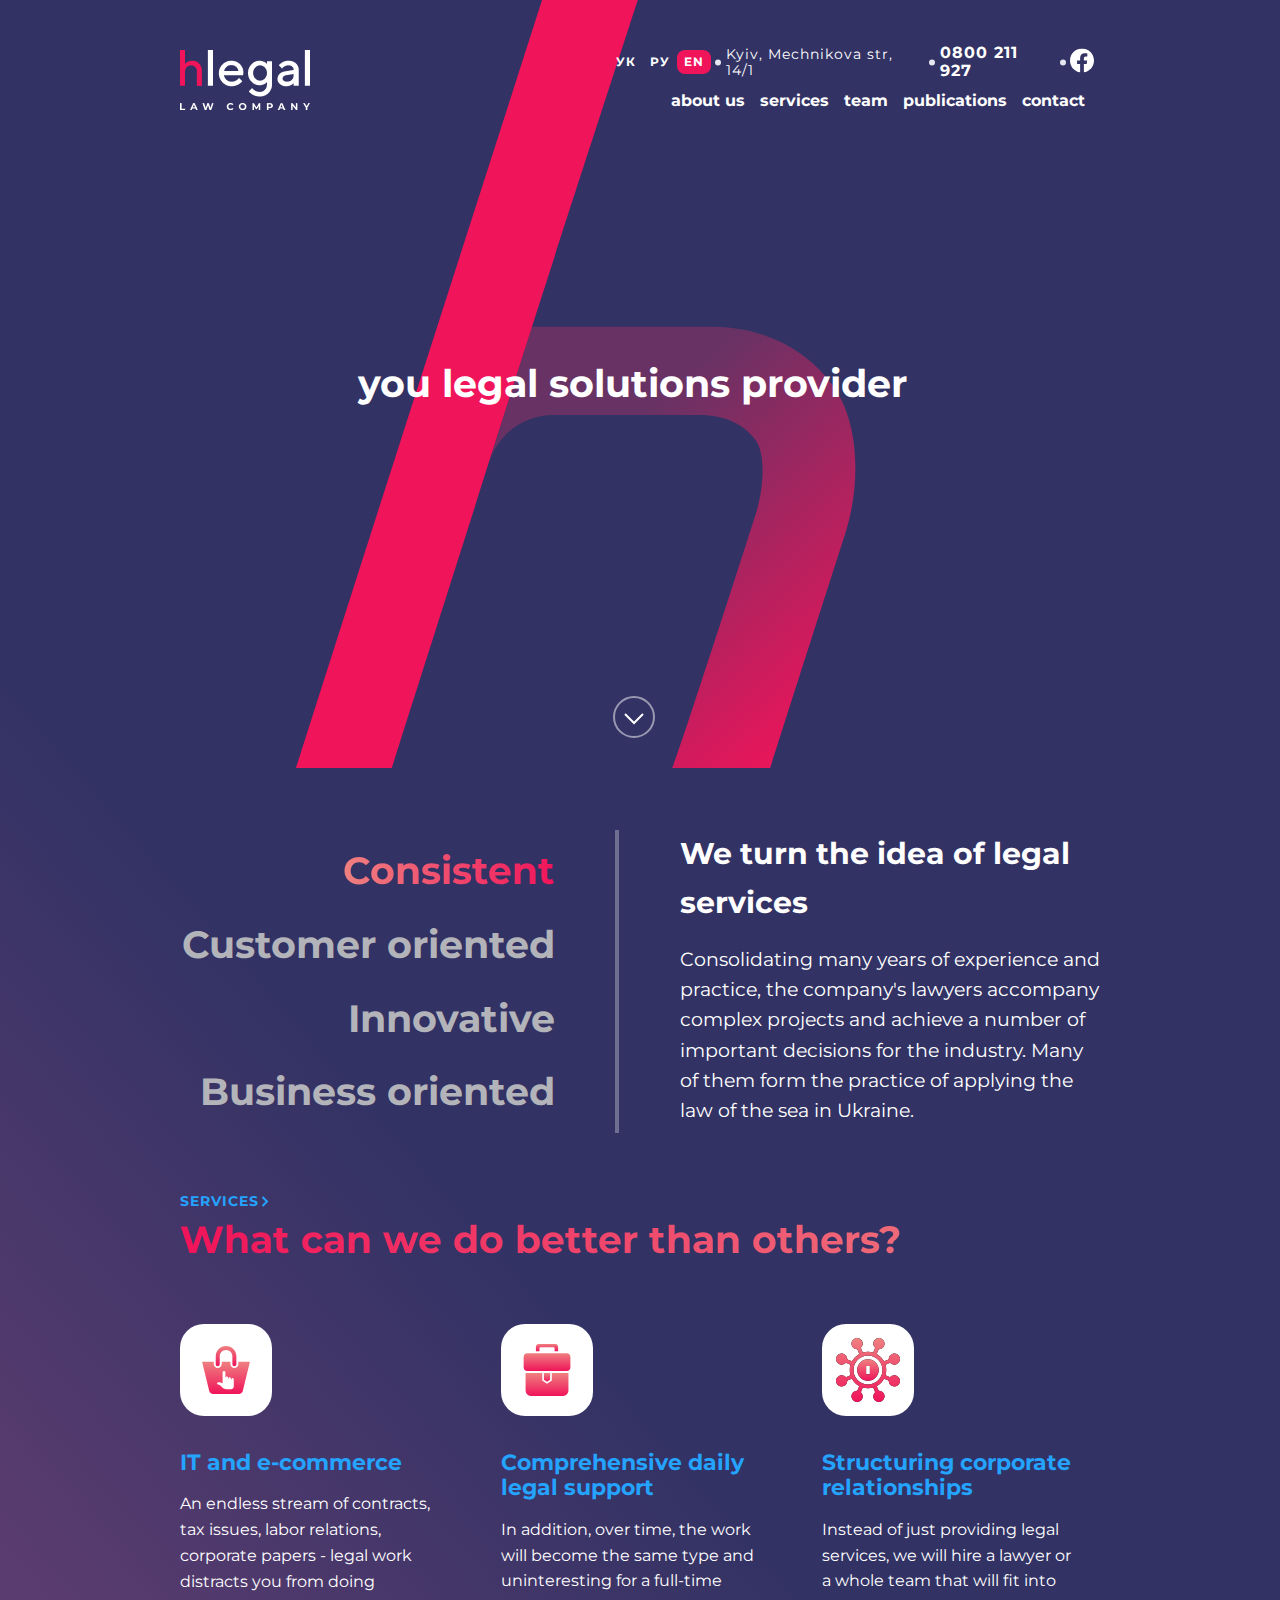
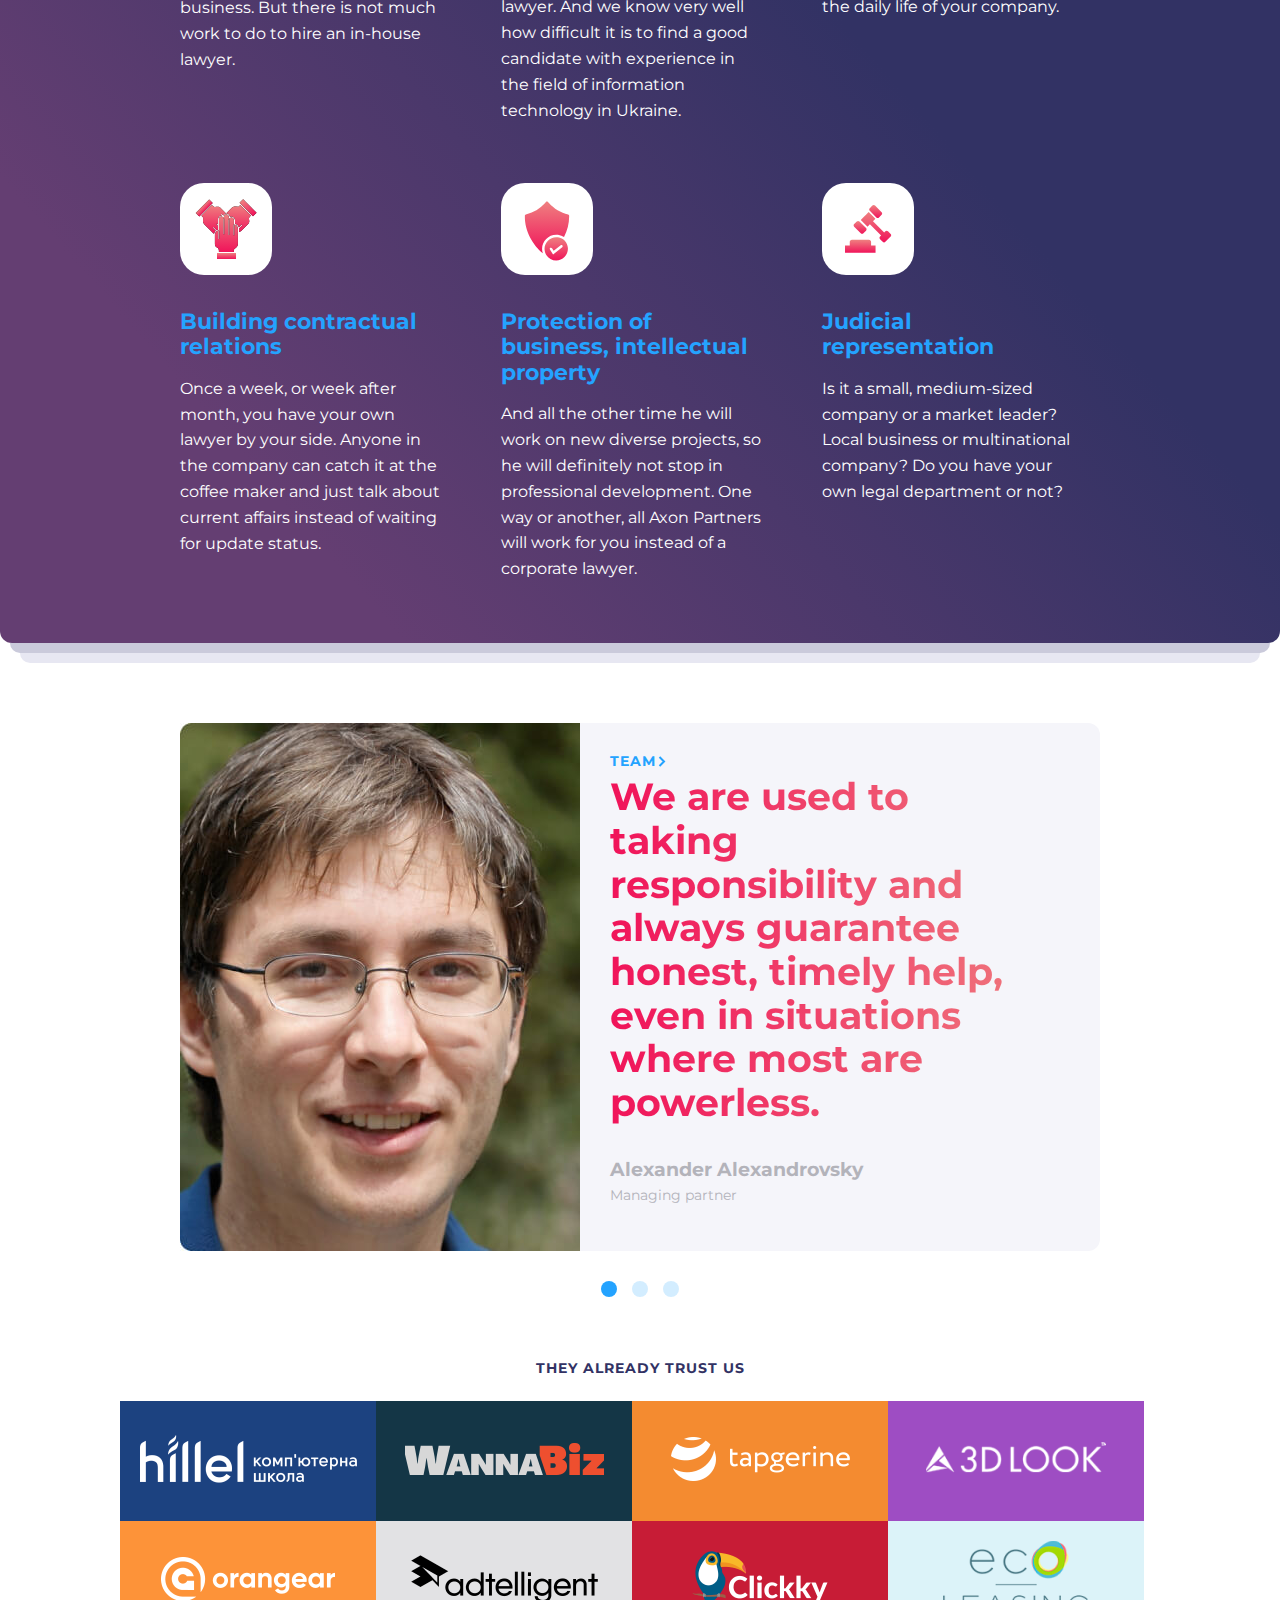
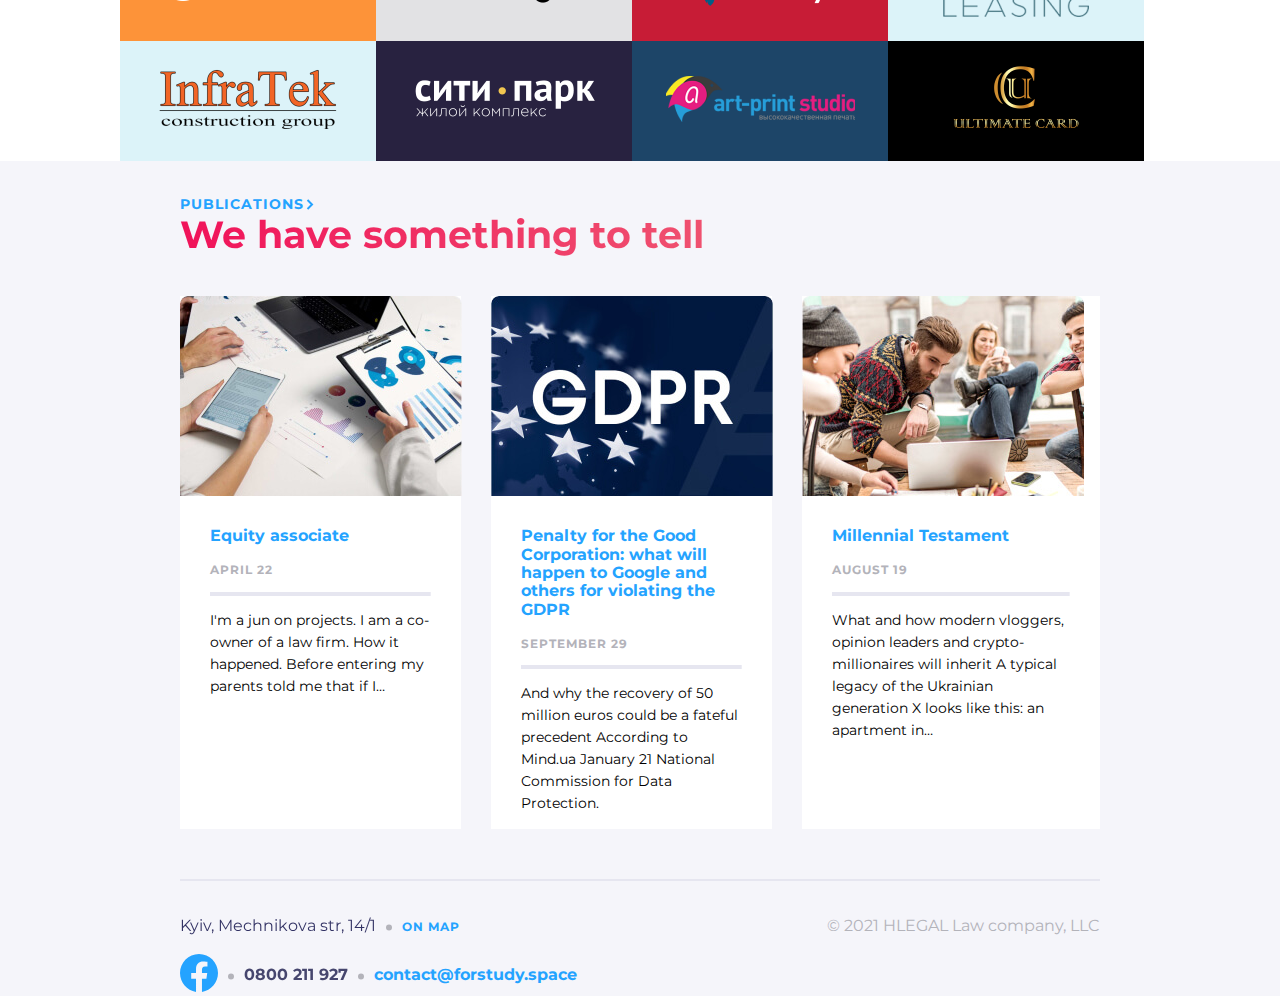
<file: index.html>
<!doctype html>
<html lang="en">
<head>
    <meta charset="UTF-8">
    <meta name="viewport"
          content="width=device-width, user-scalable=no, initial-scale=1.0, maximum-scale=1.0, minimum-scale=1.0">
    <meta http-equiv="X-UA-Compatible"
          content="ie=edge">
    <link rel="stylesheet"
          href="css/style.css">
    <title>Homepage</title>
</head>
<body>
<header class="center header">
    <nav class="nav">
        <a href="index.html"
           class="nav__logo">
            <img class="nav__logo_mobile"
                 src="img/homepage/logo-mobile-homapage.png"
                 alt="hlegal logo">
            <img class="nav__logo_descktop"
                 src="img/homepage/homepage-logo.png"
                 alt="hlegal logo">
        </a>
        <div class="nav__container">
            <img src="img/homepage/homepage-symbol.svg"
                 alt=""
                 class="nav__img-symbol">
            <h1 class="nav__slogan">you legal solutions provider</h1>
            <svg class="nav__scroll-btn"
                 width="42"
                 height="42"
                 viewBox="0 0 42 42"
                 fill="none"
                 xmlns="http://www.w3.org/2000/svg">
                <g clip-path="url(#clip0_22728_11353)">
                    <circle opacity="0.5"
                            cx="21"
                            cy="21"
                            r="20"

                            stroke-width="2"/>
                    <path d="M12 18L21 27L30 18"

                          stroke-width="2"/>
                </g>
                <defs>
                    <clipPath id="clip0_22728_11353">
                        <rect width="42"
                              height="42"
                              fill="white"/>
                    </clipPath>
                </defs>
            </svg>
        </div>
        <ol class="nav__list nav__list-contact">
            <li class="nav__item"><a class="nav__link"
                                     href="#">УК</a></li>
            <li class="nav__item"><a class="nav__link"
                                     href="#">РУ</a></li>
            <li class="nav__item"><a class="nav__link nav__link-active"
                                     href="#">EN</a></li>
            <li class="nav__item">
                <svg xmlns="http://www.w3.org/2000/svg"
                     width="6"
                     height="7"
                     viewBox="0 0 6 7"
                     fill="none">
                    <circle cx="3"
                            cy="3.5"
                            r="3"
                            fill="#E6E6F0"/>
                </svg>
            </li>
            <li class="nav__item"><a class="nav__link"
                                     href="https://maps.app.goo.gl/XzJcU9NAhQN5swus5"
                                     target="_blank">Kyiv, Mechnikova str, 14/1</a>
            </li>
            <li class="nav__item">
                <svg xmlns="http://www.w3.org/2000/svg"
                     width="6"
                     height="7"
                     viewBox="0 0 6 7"
                     fill="none">
                    <circle cx="3"
                            cy="3.5"
                            r="3"
                            fill="#E6E6F0"/>
                </svg>
            </li>
            <li class="nav__item"><a class="nav__link"
                                     href="tel:0800211927">0800 211 927</a></li>
            <li class="nav__item">
                <svg xmlns="http://www.w3.org/2000/svg"
                     width="6"
                     height="7"
                     viewBox="0 0 6 7"
                     fill="none">
                    <circle cx="3"
                            cy="3.5"
                            r="3"
                            fill="#E6E6F0"/>
                </svg>
            </li>
            <li class="nav__item"><a class="nav__link"
                                     href="#">
                <svg class="nav__icon"
                     width="24"
                     height="25"
                     viewBox="0 0 24 25"
                     xmlns="http://www.w3.org/2000/svg">
                    <g clip-path="url(#clip0_123216_740)">
                        <path d="M24 12.5733C24 5.90541 18.6274 0.5 12 0.5C5.37258 0.5 0 5.90541 0 12.5733C0 18.5995 4.38823 23.5943 10.125 24.5V16.0633H7.07813V12.5733H10.125V9.91343C10.125 6.88755 11.9165 5.21615 14.6576 5.21615C15.9705 5.21615 17.3438 5.45195 17.3438 5.45195V8.42313H15.8306C14.3399 8.42313 13.875 9.35379 13.875 10.3086V12.5733H17.2031L16.6711 16.0633H13.875V24.5C19.6118 23.5943 24 18.5995 24 12.5733Z"
                        />
                    </g>
                    <defs>
                        <clipPath id="clip0_123216_740">
                            <rect width="24"
                                  height="24"
                                  transform="translate(0 0.5)"/>
                        </clipPath>
                    </defs>
                </svg>
            </a></li>
        </ol>
        <input type="checkbox"
               name="open_menu"
               id="open_menu"
               hidden
        >
        <ol class="nav__list nav__list-menu">
            <li class="nav__item"><a class="nav__link nav__link_mobile"
                                     href="#">about us</a></li>
            <li class="nav__item"><a class="nav__link nav__link_mobile"
                                     href="pages/services.html">services</a></li>
            <li class="nav__item"><a class="nav__link nav__link_mobile"
                                     href="#">team</a></li>
            <li class="nav__item"><a class="nav__link nav__link_mobile"
                                     href="pages/publications.html">publications</a></li>
            <li class="nav__item"><a class="nav__link nav__link_mobile"
                                     href="#">contact</a></li>
        </ol>
        <label class="nav__menu"
               for="open_menu">
            <span></span>
            <span></span>
            <span></span>
        </label>
    </nav>
    <nav class="menu">
        <ol class="menu__info">
            <li class="menu__item"><a class="menu__link menu__link-active"
                                      href="#">Consistent</a></li>
            <li class="menu__item"><a class="menu__link"
                                      href="#">Customer oriented</a></li>
            <li class="menu__item"><a class="menu__link"
                                      href="#">Innovative</a></li>
            <li class="menu__item"><a class="menu__link"
                                      href="#">Business oriented</a></li>
        </ol>
        <hr class="menu__hr">
        <img class="menu__line"
             src="img/homepage/line.png"
             alt="">
        <div class="menu__container">
            <h2 class="menu__header">We turn the idea of legal services</h2>
            <p class="menu__desc">Consolidating many years of experience and practice, the company's lawyers accompany
                complex projects and achieve a number of important decisions for the industry. Many of them form the
                practice of applying the law of the sea in Ukraine.</p>
        </div>
    </nav>
    <section class="services">
        <div class="services__merge">
            <a class="services__item"
               href="pages/services.html">Services
                <svg class="services__arrow"
                     width="12"
                     height="13"
                     viewBox="0 0 12 13"
                     fill="none"
                     xmlns="http://www.w3.org/2000/svg">
                    <path d="M3.5 2L8 6.5L3.5 11"
                          stroke-width="2"/>
                </svg>
            </a>
        </div>
        <h2 class="services__header">What can we do better than others?</h2>
        <div class="services__container">
            <a href="pages/services-entry.html"><img class="services__img"
                                                     src="img/services-page-icon/ecommerce.svg"
                                                     alt="">
            </a>
            <a class="services__link"
               href="pages/services-entry.html">IT and e-commerce</a>
            <p class="services__desc">An endless stream of contracts, tax issues, labor relations, corporate papers -
                legal
                work distracts you from doing business. But there is not much work to do to hire an in-house lawyer.
            </p>
        </div>
        <div class="services__container">
            <a
                    href="#"><img class="services__img"
                                  src="img/services-page-icon/support.svg"
                                  alt="">
            </a>
            <a class="services__link"
               href="#">Comprehensive daily <br>
                legal support</a>
            <p class="services__desc">In addition, over time, the work will become the same type and uninteresting for a
                full-time lawyer. And we know very well how difficult it is to find a good candidate with experience in
                the field of information technology in Ukraine.
            </p>
        </div>
        <div class="services__container">
            <a href="#"><img class="services__img"
                             src="img/services-page-icon/coprorate.svg"
                             alt="">
            </a>
            <a class="services__link"
               href="#">Structuring corporate relationships</a>
            <p class="services__desc">Instead of just providing legal services, we will hire a lawyer or a whole team
                that
                will fit into the daily life of your company.</p>
        </div>
        <div class="services__container">
            <a href="#"><img class="services__img"
                             src="img/services-page-icon/trust.svg"
                             alt="">
            </a>
            <a class="services__link"
               href="#">Building contractual relations</a>
            <p class="services__desc">Once a week, or week after month, you have your own lawyer by your side. Anyone in
                the company can catch it at the coffee maker and just talk about current affairs instead of waiting for
                update status.</p>
        </div>
        <div class="services__container">
            <a href="#"><img class="services__img"
                             src="img/services-page-icon/protection.svg"
                             alt="">
            </a>
            <a class="services__link"
               href="#">Protection of business, intellectual <br class="services__br"> property</a>
            <p class="services__desc">And all the other time he will work on new diverse projects, so he will definitely
                not stop in professional development. One way or another, all Axon Partners will work for you instead of
                a corporate lawyer.</p>
        </div>
        <div class="services__container">
            <a href="#"><img class="services__img"
                             src="img/services-page-icon/court.svg"
                             alt="">
            </a>
            <a class="services__link"
               href="#">Judicial representation</a>
            <p class="services__desc">Is it a small, medium-sized company or a market leader? Local business or
                multinational company? Do you have your own legal department or not?</p>
        </div>
    </section>
</header>
<main class="main">
    <section class="shadow-dark">
        <br>
    </section>
    <section class="shadow-light">
        <br>
    </section>
    <section class="team center">
        <div class="team__slider">
            <div class="team__content">
                <input type="radio"
                       name="slider"
                       id="slide-1"
                       hidden
                       checked>
                <article class="team__slide ">
                    <div class="team__flex">
                        <img src="img/team/team-1.jpg"
                             alt="Alexander Alexandrovsky"
                             class="team__img_media">
                        <img src="img/team/image.jpg"
                             alt="Alexander Alexandrovsky"
                             class="team__img">
                        <img src="img/team/team-1-height-500.jpg"
                             alt="Alexander Alexandrovsky"
                             class="team__img_mobile">
                        <img src="img/team/team-1-tabled-HD.jpg"
                             alt="Alexander Alexandrovsky"
                             class="team__img_tabled">
                        <img src="img/team/team-1-tabled-SD.jpg"
                             alt="Alexander Alexandrovsky"
                             class="team__img_tabled-sd">
                        <div class="team__container">
                            <div class="team__merge">
                                <a class="team__link"
                                   href="#">Team
                                    <svg class="team__arrow"
                                         width="12"
                                         height="13"
                                         viewBox="0 0 12 13"
                                         fill="none"
                                         xmlns="http://www.w3.org/2000/svg">
                                        <path d="M3.5 2L8 6.5L3.5 11"
                                              stroke-width="2"/>
                                    </svg>
                                </a>
                            </div>
                            <p class="team__header">We are used to <br class="team__br"> taking <br class="team__br">
                                responsibility and always guarantee
                                honest,
                                timely
                                help,
                                even in situations
                                where most are powerless.</p>
                            <h3 class="team__name">Alexander Alexandrovsky</h3>
                            <p class="team__desc">Managing partner</p>
                        </div>
                    </div>
                </article>
                <input type="radio"
                       name="slider"
                       id="slide-2"
                       hidden>
                <article class="team__slide">
                    <div class="team__flex">
                        <img src="img/team/team-2.jpg"
                             alt="Evgeny Patrikov"
                             class="team__img_media">
                        <img src="img/team/team-2.jpg"
                             alt="Evgeny Patrikov"
                             class="team__img">
                        <div class="team__container">
                            <div class="team__merge">
                                <a class="team__link"
                                   href="#">Team
                                    <svg class="team__arrow"
                                         width="12"
                                         height="13"
                                         viewBox="0 0 12 13"
                                         fill="none"
                                         xmlns="http://www.w3.org/2000/svg">
                                        <path d="M3.5 2L8 6.5L3.5 11"
                                              stroke-width="2"/>
                                    </svg>
                                </a>
                            </div>
                            <p class="team__header">We are used to taking responsibility and always guarantee honest,
                                timely
                                help,
                                even in situations
                                where most are powerless.</p>
                            <h3 class="team__name">Evgeny Patrikov</h3>
                            <p class="team__desc">Equity partner, Attorney-at-law</p>
                        </div>
                    </div>
                </article>
                <input type="radio"
                       name="slider"
                       id="slide-3"
                       hidden>
                <article class="team__slide">
                    <div class="team__flex">
                        <img src="img/team/team-3.jpg"
                             alt="Vladislav Melnik"
                             class="team__img_media">
                        <img src="img/team/team-3.jpg"
                             alt="Vladislav Melnik"
                             class="team__img">
                        <div class="team__container">
                            <div class="team__merge">
                                <a class="team__link"
                                   href="#">Team
                                    <svg class="team__arrow"
                                         width="12"
                                         height="13"
                                         viewBox="0 0 12 13"
                                         fill="none"
                                         xmlns="http://www.w3.org/2000/svg">
                                        <path d="M3.5 2L8 6.5L3.5 11"
                                              stroke-width="2"/>
                                    </svg>
                                </a>
                            </div>
                            <p class="team__header">We are used to taking responsibility and always guarantee honest,
                                timely
                                help,
                                even in situations
                                where most are powerless.</p>
                            <h3 class="team__name">Vladislav Melnik</h3>
                            <p class="team__desc">Associate</p>
                        </div>
                    </div>
                </article>
            </div>
            <ol class="team__dots">
                <li class="team__l">
                    <label for="slide-1"
                           class="team__toggle team__toggle-active">
                        1
                    </label>
                </li>
                <li>
                    <label for="slide-2"
                           class="team__toggle">
                        2
                    </label>
                </li>
                <li>
                    <label for="slide-3"
                           class="team__toggle">
                        3
                    </label>
                </li>
            </ol>
        </div>
    </section>
    <section class="clients center">
        <h3 class="clients__header">They already trust us</h3>
        <div class="clients__container">
            <div class="clients__box">
                <a href="#"><img class="clients__img"
                                 src="img/sponsors/hillel.png"
                                 alt=""
                                 width="217"></a>
            </div>
            <div class="clients__box">
                <a href="#"><img class="clients__img"
                                 src="img/sponsors/wannabiz.png"
                                 alt=""
                                 width="199"
                ></a>
            </div>
            <div class="clients__box">
                <a
                        href="#"><img class="clients__img"
                                      src="img/sponsors/tapgerine.png"
                                      alt=""
                                      width="179"
                ></a>
            </div>
            <div class="clients__box">
                <a href="#"><img src="img/sponsors/3dlook.png"
                                 alt=""
                                 width="180"
                                 class="clients__img"
                ></a>
            </div>
            <div class="clients__box">
                <a href="#"><img src="img/sponsors/orangear.png"
                                 alt=""
                                 width="174"
                                 class="clients__img"></a>
            </div>
            <div class="clients__box">
                <a href="#"> <img src="img/sponsors/adtelligent.png"
                                  alt=""
                                  width="187"
                                  class="clients__img"></a>
            </div>
            <div class="clients__box">
                <a href="#"> <img src="img/sponsors/clickky.png"
                                  alt=""
                                  width="138"
                                  class="clients__img"></a>
            </div>
            <div class="clients__box">
                <a href="#"> <img src="img/sponsors/eco-leasing.png"
                                  alt=""
                                  width="146"
                                  class="clients__img"></a>
            </div>
            <div class="clients__box">
                <a href="#"> <img src="img/sponsors/ingratek.png"
                                  alt=""
                                  width="182"
                                  class="clients__img"></a>
            </div>
            <div class="clients__box">
                <a href="#"> <img src="img/sponsors/city-par.png"
                                  alt=""
                                  width="181"
                                  class="clients__img"></a>
            </div>
            <div class="clients__box">
                <a href="#"> <img src="img/sponsors/artprint.png"
                                  alt=""
                                  width="189"
                                  class="clients__img"></a>
            </div>
            <div class="clients__box">
                <a href="#"> <img src="img/sponsors/ultimatecard.png"
                                  alt=""
                                  width="152"
                                  class="clients__img"></a>
            </div>
        </div>
    </section>
    <section class="publications center">
        <div class="publications__merge">
            <a class="publications__item"
               href="#">Publications
                <svg class="publications__arrow"
                     width="12"
                     height="13"
                     viewBox="0 0 12 13"
                     fill="none"
                     xmlns="http://www.w3.org/2000/svg">
                    <path d="M3.5 2L8 6.5L3.5 11"
                          stroke-width="2"/>
                </svg>
            </a>
        </div>
        <p class="publications__header">
            We have something to tell
        </p>
        <div class="publications__container">
            <div class="publications__box">
                <a class="publications__link"
                   href="#">
                    <img class="publications__img_height"
                         src="img/publication/publication-1-height.jpg"
                         alt="">
                    <img class="publications__img"
                         src="img/publication/publication-1.jpg"
                         alt="">
                    <img class="publications__img_small"
                         src="img/publication/publication-1-small.jpg"
                         alt="">
                    <img class="publications__img_tablet"
                         src="img/publication/publication-1-tablet-SD.jpg"
                         alt="">
                    <img class="publications__img_desktop"
                         src="img/publication/publication-1-descktop-SD.jpg"
                         alt="">
                </a>
                <a class="publications__link"
                   href="#">
                    <p class="publications__text">
                        Equity associate
                    </p>
                </a>
                <p class="publications__data">
                    April 22
                </p>
                <img class="publications__line"
                     src="img/publication/horizontal-line.png"
                     alt="">
                <p class="publications__desc">I'm a jun on projects. I am a co-owner of a law firm. How it happened.
                    Before entering my parents
                    told me that if I…
                </p>
            </div>
            <div class="publications__box">
                <a class="publications__link"
                   href="#">
                    <img class="publications__img_height"
                         src="img/publication/publication-2-height.jpg"
                         alt="">
                    <img class="publications__img"
                         src="img/publication/publication-2.jpg"
                         alt="">
                    <img class="publications__img_small"
                         src="img/publication/publication-2-small.jpg"
                         alt="">
                    <img class="publications__img_tablet "
                         src="img/publication/publication-2-tablet-SD.jpg"
                         alt="">
                    <img class="publications__img_desktop"
                         src="img/publication/publication-2-descktop-SD.jpg"
                         alt="">
                </a>
                <a class="publications__link"
                   href="#">
                    <p class="publications__text">
                        Penalty for the Good Corporation: what will happen to Google and others for violating the GDPR
                    </p>
                </a>
                <p class="publications__data">
                    September 29
                </p>
                <img class="publications__line"
                     src="img/publication/horizontal-line.png"
                     alt="">
                <p class="publications__desc">And why the recovery of 50 million euros could be a fateful precedent
                    According to Mind.ua January 21 National Commission for Data Protection.
                </p>
            </div>
            <div class="publications__box">
                <a class="publications__link"
                   href="#">
                    <img class="publications__img_height"
                         src="img/publication/publication-3-heigth.jpg"
                         alt="">
                    <img class="publications__img"
                         src="img/publication/publication-3.jpg"
                         alt="">
                    <img class="publications__img_small"
                         src="img/publication/publication-3-small.jpg"
                         alt="">
                    <img class="publications__img_tablet publications__img_tablet-hidden"
                         src="img/publication/publication-3-tablet-SD.jpg"
                         alt="">
                    <img class="publications__img_mobile "
                         src="img/publication/publication-3-mobile.jpg"
                         alt="">
                    <img class="publications__img_desktop"
                         src="img/publication/publication-3-descktop-SD.jpg"
                         alt="">
                </a>
                <a class="publications__link"
                   href="#">
                    <p class="publications__text">
                        Millennial Testament
                    </p>
                </a>
                <p class="publications__data">
                    August 19
                </p>
                <img class="publications__line"
                     src="img/publication/horizontal-line.png"
                     alt="">
                <p class="publications__desc">What and how modern vloggers, opinion leaders and crypto-millionaires will
                    inherit A typical legacy of the Ukrainian generation X looks like this: an apartment in…
                </p>
            </div>
        </div>
    </section>
</main>
<footer class="center footer">
    <hr class="footer__hl">
    <nav class="footer__nav footer__nav-places">
        <ol class="footer__list footer__list-places">
            <li class="footer__item"><a class="footer__link"
                                        href="https://maps.app.goo.gl/XzJcU9NAhQN5swus5"
                                        target="_blank">Kyiv, Mechnikova str, 14/1</a></li>
            <li class="footer__item">
                <svg class="footer__dots"
                     xmlns="http://www.w3.org/2000/svg"
                     width="6"
                     height="7"
                     viewBox="0 0 6 7">
                    <circle cx="3"
                            cy="3.5"
                            r="3"
                    />
                </svg>
            </li>
            <li class="footer__item"><a class="footer__link"
                                        href="https://maps.app.goo.gl/XzJcU9NAhQN5swus5"
                                        target="_blank">On map</a></li>
        </ol>
        <p class="footer__policy">© 2021 HLEGAL Law company, LLC</p>
    </nav>
    <nav class="footer__nav">
        <ol class="footer__list footer__list-contact">
            <li><a href="#">
                <svg class="footer__socnetwork"
                     width="38"
                     height="38"
                     viewBox="0 0 38 38"
                     xmlns="http://www.w3.org/2000/svg">
                    <g clip-path="url(#clip0_22721_6812)">
                        <path d="M38 19.1161C38 8.55857 29.4934 0 19 0C8.50658 0 0 8.55857 0 19.1161C0 28.6575 6.94803 36.5659 16.0312 38V24.6419H11.207V19.1161H16.0312V14.9046C16.0312 10.1136 18.8678 7.46723 23.2078 7.46723C25.2866 7.46723 27.4609 7.84059 27.4609 7.84059V12.545H25.0651C22.7048 12.545 21.9688 14.0185 21.9688 15.5302V19.1161H27.2383L26.3959 24.6419H21.9688V38C31.052 36.5659 38 28.6575 38 19.1161Z"
                        />
                    </g>
                    <defs>
                        <clipPath id="clip0_22721_6812">
                            <rect width="38"
                                  height="38"
                                  fill="white"/>
                        </clipPath>
                    </defs>
                </svg>
            </a></li>
            <li>
                <svg class="footer__dots"
                     xmlns="http://www.w3.org/2000/svg"
                     width="6"
                     height="7"
                     viewBox="0 0 6 7">
                    <circle cx="3"
                            cy="3.5"
                            r="3"
                    />
                </svg>
            </li>
            <li><a href="tel:0800211927">0800 211 927</a></li>
            <li>
                <svg class="footer__dots"
                     xmlns="http://www.w3.org/2000/svg"
                     width="6"
                     height="7"
                     viewBox="0 0 6 7"
                >
                    <circle cx="3"
                            cy="3.5"
                            r="3"
                    />
                </svg>
            </li>
            <li><a href="#">contact@forstudy.space</a></li>
        </ol>
    </nav>
    <p class="footer__policy footer__policy_mobile">© 2021 HLEGAL Law company, LLC</p>
</footer>
</body>
</html>
</file>
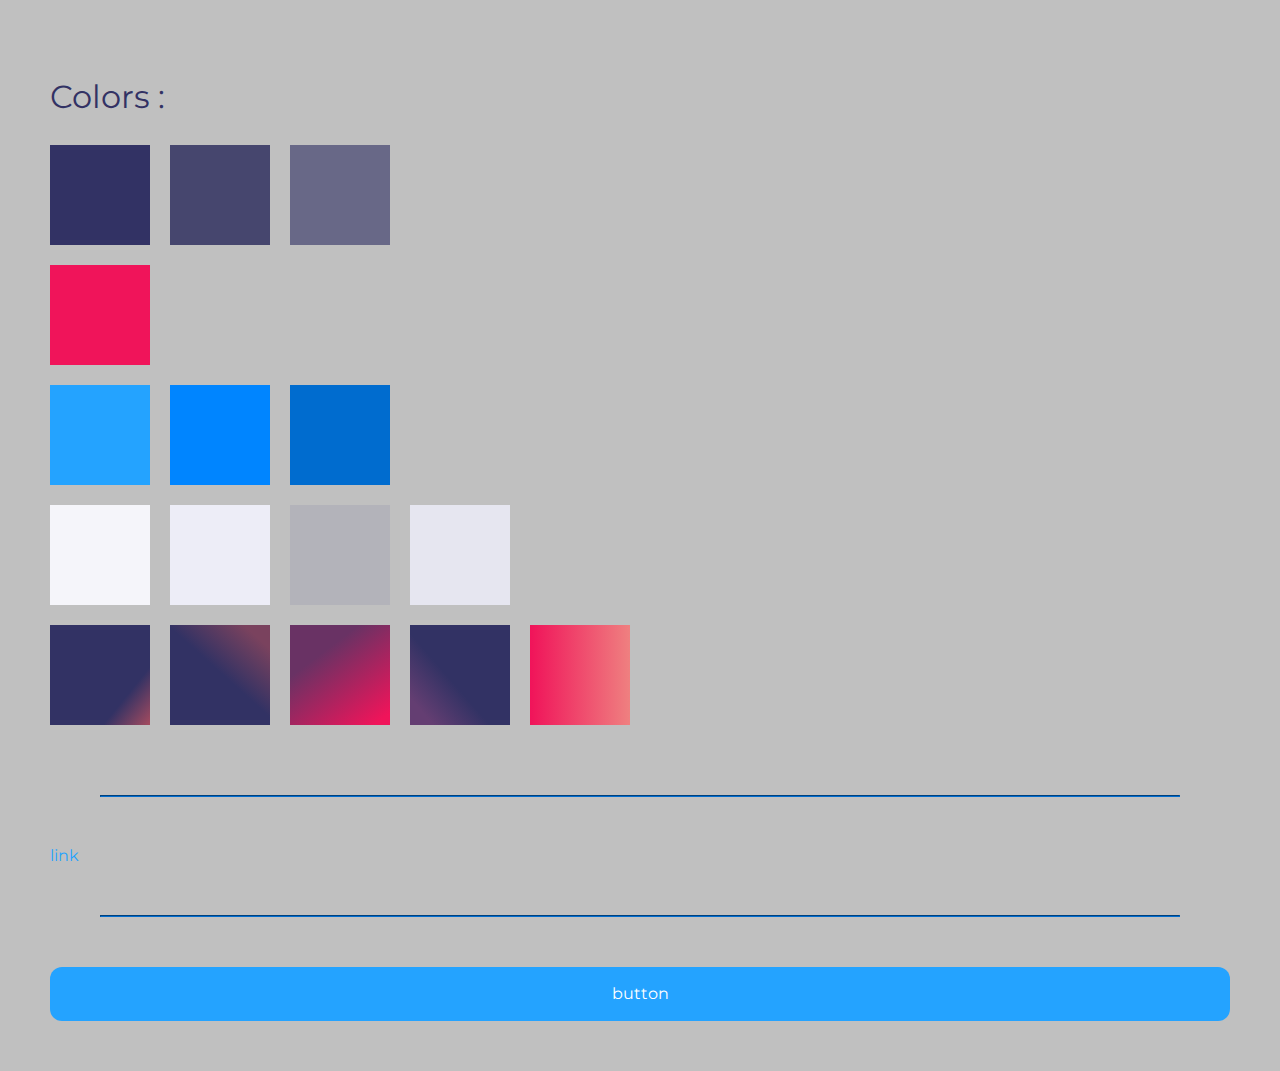
<file: sitemap.html>
<!doctype html>
<html lang="en">
<head>
    <meta charset="UTF-8">
    <meta name="viewport"
          content="width=device-width, user-scalable=no, initial-scale=1.0, maximum-scale=1.0, minimum-scale=1.0">
    <meta http-equiv="X-UA-Compatible"
          content="ie=edge">
    <link rel="stylesheet"
          href="css/style.css">
    <title>Colors, fonts and assets</title>
</head>
<body class="sitemap-body">
<h1>Colors :</h1>
<div class="sitemap-flex">
    <div class="sitemap-box"
         title="--main-regular"></div>
    <div class="sitemap-box"
         title="--main-alt"></div>
    <div class="sitemap-box"
         title="--main-soft"></div>
</div>
<div class="sitemap-flex">
    <div class="sitemap-box"
         title="--accent"></div>
</div>
<div class="sitemap-flex">
    <div class="sitemap-box"
         title="--active-regular"></div>
    <div class="sitemap-box"
         title="--active-hover"></div>
    <div class="sitemap-box"
         title="--active-active"></div>
</div>
<div class="sitemap-flex">
    <div class="sitemap-box"
         title="--grey-bg"></div>
    <div class="sitemap-box"
         title="--grey-bg-alt"></div>
    <div class="sitemap-box"
         title="--grey-text"></div>
    <div class="sitemap-box"
         title="--grey-separator"></div>
</div>
<div class="sitemap-flex">
    <div class="sitemap-box"
         title="--gradient-regular"></div>
    <div class="sitemap-box"
         title="--gradient-soft"></div>
    <div class="sitemap-box"
         title="--gradient-red"></div>
    <div class="sitemap-box"
         title="--gradient-supersoft"></div>
    <div class="sitemap-box"
         title="--gradient-red-text"></div>
</div>
<hr>
<a href="#">link</a>
<hr>
<button class="btn">button</button>
</body>
</html>
</file>
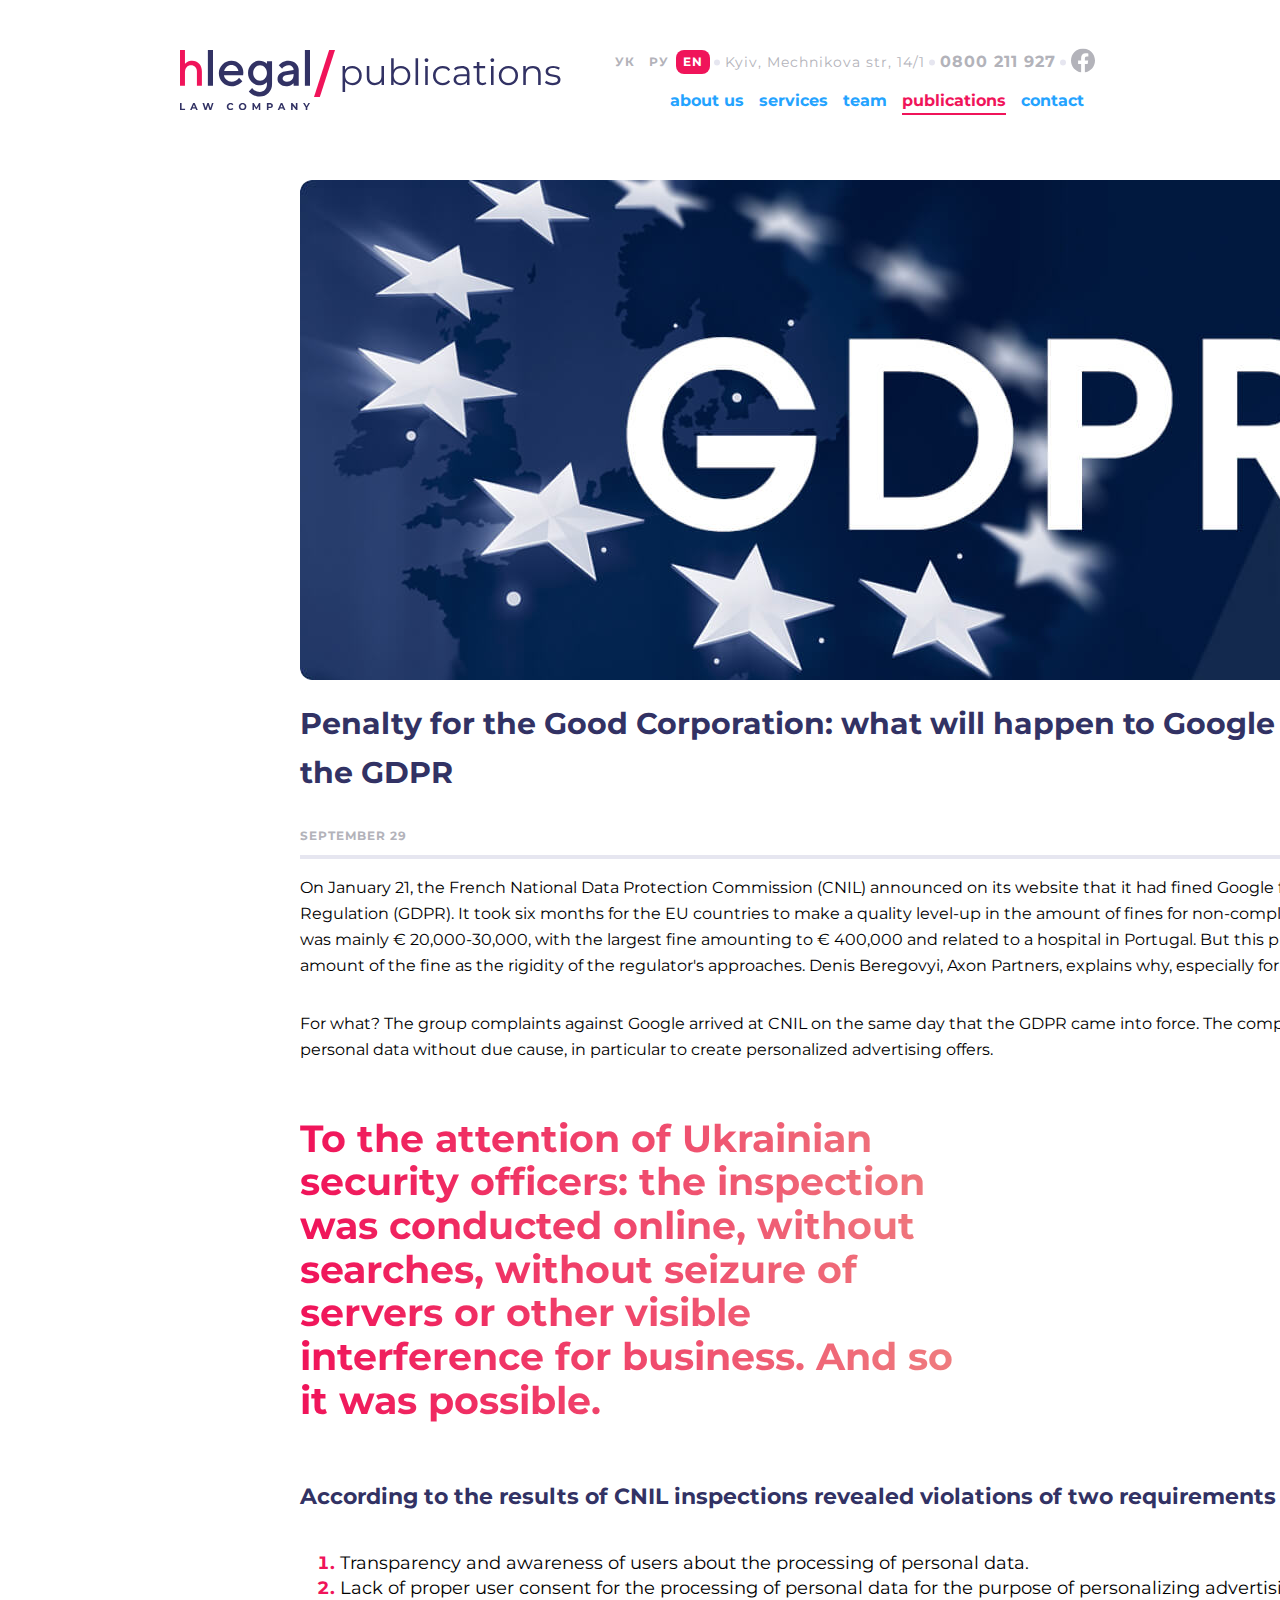
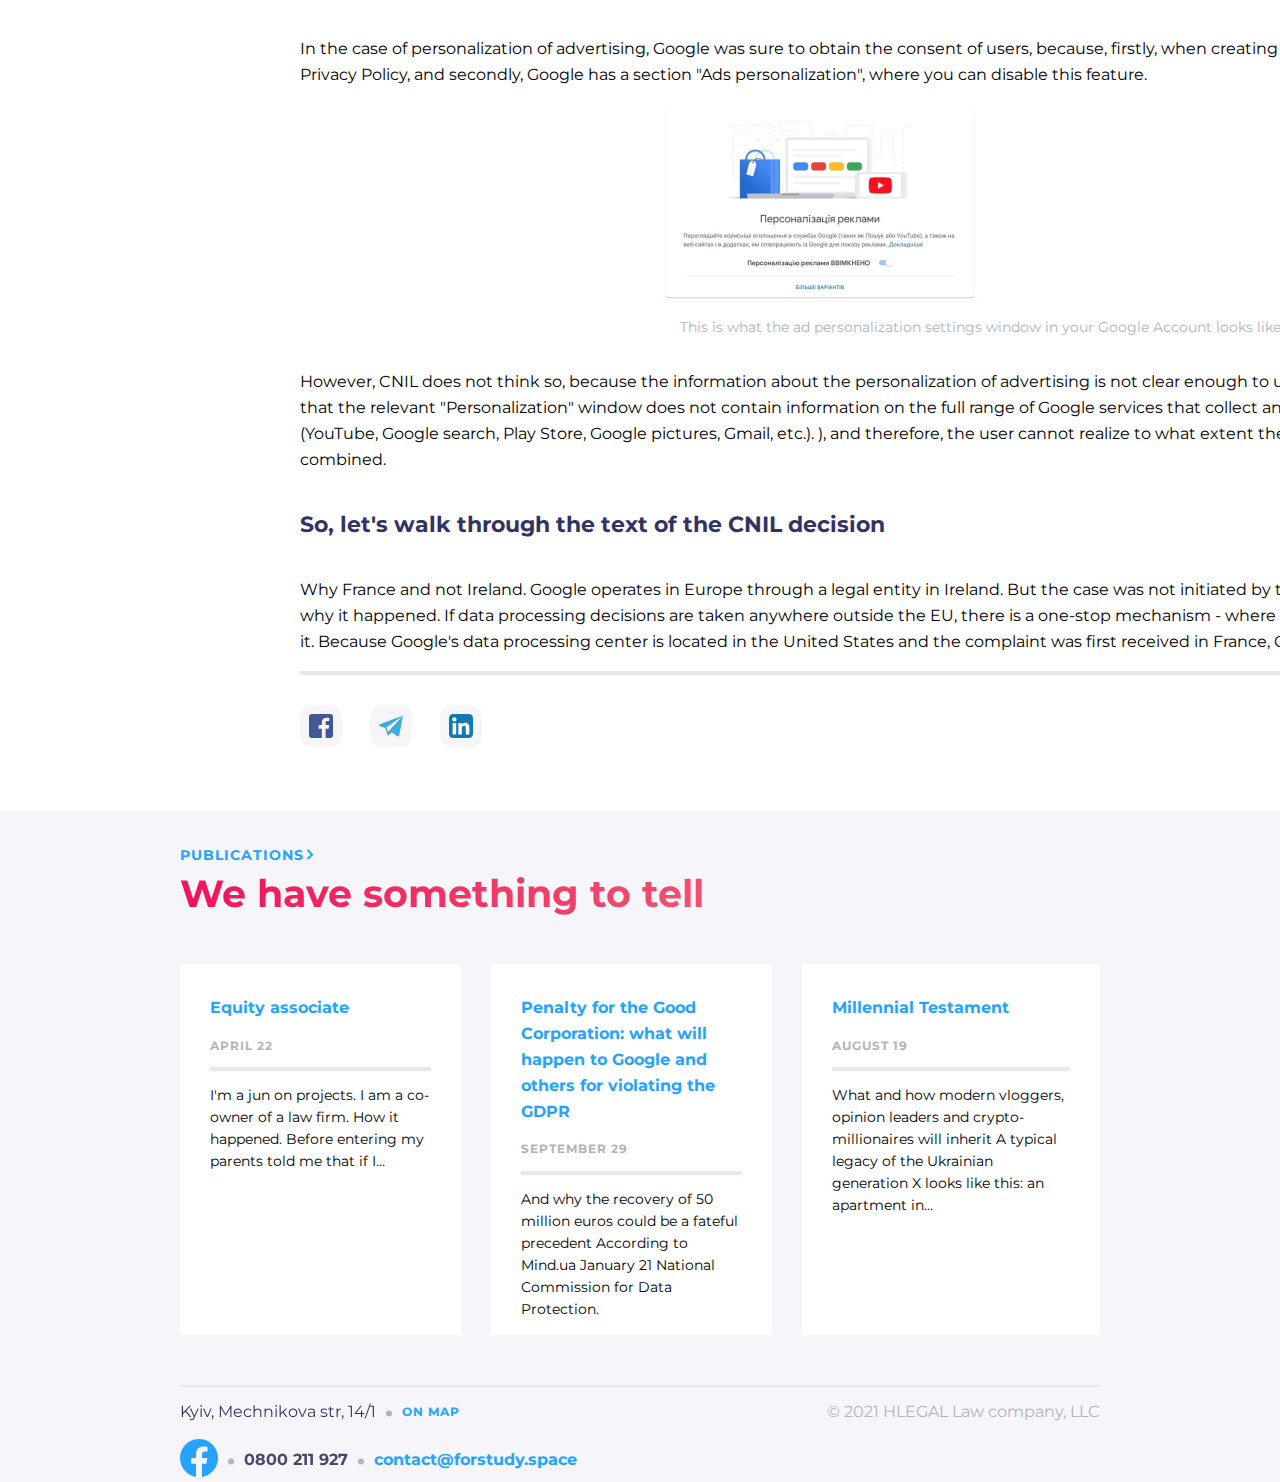
<file: pages/publications.html>
<!doctype html>
<html lang="en">
<head>
    <meta charset="UTF-8">
    <meta name="viewport"
          content="width=device-width, user-scalable=no, initial-scale=1.0, maximum-scale=1.0, minimum-scale=1.0">
    <meta http-equiv="X-UA-Compatible"
          content="ie=edge">
    <link rel="stylesheet"
          href="../css/style.css">
    <title>Publications</title>
</head>
<body>
<header class="center publications-header">
    <nav class="services-nav">
        <a href="../index.html"
           class="nav__logo"><img src="../img/logo-publication.svg"
                                  alt="hlegal logo">
        </a>
        <div class="nav__container">
        </div>
        <ol class="nav__list nav__list-contact publications-header__contact">
            <li class="nav__item"><a class="nav__link publications-header__link"
                                     href="#">УК</a></li>
            <li class="nav__item"><a class="nav__link publications-header__link"
                                     href="#">РУ</a></li>
            <li class="nav__item"><a class="nav__link nav__link-active"
                                     href="#">EN</a></li>
            <li class="nav__item">
                <svg xmlns="http://www.w3.org/2000/svg"
                     width="6"
                     height="7"
                     viewBox="0 0 6 7"
                     fill="none">
                    <circle cx="3"
                            cy="3.5"
                            r="3"
                            fill="#E6E6F0"/>
                </svg>
            </li>
            <li class="nav__item"><a class="nav__link publications-header__link"
                                     href="https://maps.app.goo.gl/XzJcU9NAhQN5swus5"
                                     target="_blank">Kyiv, Mechnikova str, 14/1</a></li>
            <li class="nav__item">
                <svg xmlns="http://www.w3.org/2000/svg"
                     width="6"
                     height="7"
                     viewBox="0 0 6 7"
                     fill="none">
                    <circle cx="3"
                            cy="3.5"
                            r="3"
                            fill="#E6E6F0"/>
                </svg>
            </li>
            <li class="nav__item"><a class="nav__link publications-header__link"
                                     href="tel:0800211927">0800 211 927</a></li>
            <li class="nav__item">
                <svg xmlns="http://www.w3.org/2000/svg"
                     width="6"
                     height="7"
                     viewBox="0 0 6 7"
                     fill="none">
                    <circle cx="3"
                            cy="3.5"
                            r="3"
                            fill="#E6E6F0"/>
                </svg>
            </li>
            <li class="nav__item"><a class="nav__link publications-header__link"
                                     href="#">
                <svg class="nav__icon publications-header__icon"
                     width="24"
                     height="25"
                     viewBox="0 0 24 25"
                     xmlns="http://www.w3.org/2000/svg">
                    <g clip-path="url(#clip0_123216_740)">
                        <path d="M24 12.5733C24 5.90541 18.6274 0.5 12 0.5C5.37258 0.5 0 5.90541 0 12.5733C0 18.5995 4.38823 23.5943 10.125 24.5V16.0633H7.07813V12.5733H10.125V9.91343C10.125 6.88755 11.9165 5.21615 14.6576 5.21615C15.9705 5.21615 17.3438 5.45195 17.3438 5.45195V8.42313H15.8306C14.3399 8.42313 13.875 9.35379 13.875 10.3086V12.5733H17.2031L16.6711 16.0633H13.875V24.5C19.6118 23.5943 24 18.5995 24 12.5733Z"
                        />
                    </g>
                    <defs>
                        <clipPath id="clip0_123216_740">
                            <rect width="24"
                                  height="24"
                                  transform="translate(0 0.5)"/>
                        </clipPath>
                    </defs>
                </svg>
            </a></li>
        </ol>
        <input type="checkbox"
               name="open_menu"
               id="open_menu"
               hidden
        >


        <ol class="nav__list nav__list-menu">
            <li class="nav__item"><a class="nav__link publications-header__link-none"
                                     href="#">about us</a></li>
            <li class="nav__item"><a class="nav__link publications-header__link-none"
                                     href="services.html">services</a></li>
            <li class="nav__item"><a class="nav__link publications-header__link-none"
                                     href="#">team</a></li>
            <li class="nav__item"><a class="nav__link nav__link_services-active"
                                     href="publications.html">publications</a></li>
            <li class="nav__item"><a class="nav__link publications-header__link-none"
                                     href="#">contact</a></li>
        </ol>
        <label class="nav__menu"
               for="open_menu">
            <span></span>
            <span></span>
            <span></span>
        </label>
    </nav>
</header>
<main class="main">
    <section class="post center">
        <img class="post__img"
             src="../img/publication/publication-bg-hd.jpg"
             alt="">
        <h1 class="post__news">
            Penalty for the Good Corporation: what will happen to Google and others for violating the GDPR
        </h1>
        <p class="post__data">
            September 29
        </p>
        <hr class="post__hl">
        <p class="post__desc">
            On January 21, the French National Data Protection Commission (CNIL) announced on its website that it had
            fined Google for violating the EU's General Data Protection Regulation (GDPR). It took six months for the EU
            countries to make a quality level-up in the amount of fines for non-compliance with this standard. Prior to
            that, the fine was mainly € 20,000-30,000, with the largest fine amounting to € 400,000 and related to a
            hospital in Portugal. But this precedent is interesting not so much the <br> amount of the fine as the
            rigidity
            of the regulator's approaches. Denis Beregovyi, Axon Partners, explains why, especially for Mind.
        </p>
        <p class="post__desc">For what? The group complaints against Google arrived at CNIL on the same day that the
            GDPR came into force.
            The complainants reported that Google processed users' personal data without due cause, in particular to
            create personalized advertising offers.</p>
        <p class="post__header_hero">
            To the attention of Ukrainian security officers: the inspection was conducted online, without searches,
            without seizure of servers or other visible interference for business. And so it was possible.
        </p>
        <h2 class="post__header">
            According to the results of CNIL inspections revealed violations of two requirements of the GDPR:
        </h2>
        <ol class="post__item">
            <li class="post__list">Transparency and awareness of users about the processing of personal data.</li>
            <li class="post__list">Lack of proper user consent for the processing of personal data for the purpose of
                personalizing advertising.
            </li>
        </ol>
        <p class="post__desc">In the case of personalization of advertising, Google was sure to obtain the consent of
            users, because, firstly, when creating Google accounts, the user agrees to the Privacy Policy, and secondly,
            Google has a section "Ads personalization", where you can disable this feature.</p>
        <img class="post__img_setting"
             src="../img/publication/publication-img.jpg"
             alt="">
        <p class="post__text_img">This is what the ad personalization settings window in your Google Account looks like
        </p>
        <p class="post__desc">However, CNIL does not think so, because the information about the personalization of
            advertising is not clear enough to users. As an example, the Commission claims that the relevant
            "Personalization" window does not contain information on the full range of Google services that collect and
            process personal data for this purpose (YouTube, Google search, Play Store, Google pictures, Gmail, etc.).
            ), and therefore, the user cannot realize to what extent the data is used and how exactly they can be
            combined.</p>
        <h2 class="post__header">So, let's walk through the text of the CNIL decision</h2>
        <p class="post__desc">Why France and not Ireland. Google operates in Europe through a legal entity in Ireland.
            But the case was not initiated by the Irish, but by the French regulator. This is why it happened.
            If data processing decisions are taken anywhere outside the EU, there is a one-stop mechanism - where the
            complaint is received, the body considers it. Because Google's data processing center is located in the
            United States and the complaint was first received in France, CNIL considered it.</p>
        <hr class="post__hl">
        <div class="post__container">
            <a
                    href="#">
                <svg
                        class="post__socnetwork"
                        width="24"
                        height="24"
                        viewBox="0 0 24 24"
                        fill="none"
                        xmlns="http://www.w3.org/2000/svg">
                    <g clip-path="url(#clip0_22724_9562)">
                        <path d="M22.6755 0H1.3245C0.5925 0 0 0.5925 0 1.3245V22.6755C0 23.4075 0.5925 24 1.3245 24H12.819V14.706H9.69V11.085H12.819V8.4105C12.819 5.3115 14.712 3.6255 17.478 3.6255C18.8025 3.6255 19.941 3.7215 20.2725 3.7665V7.0065H18.3525C16.8525 7.0065 16.56 7.7265 16.56 8.7765V11.0865H20.145L19.68 14.7165H16.56V24H22.6755C23.4075 24 24 23.4075 24 22.6755V1.3245C24 0.5925 23.4075 0 22.6755 0Z"
                              fill="#435695"/>
                    </g>
                    <defs>
                        <clipPath id="clip0_22724_9562">
                            <rect width="24"
                                  height="24"
                                  fill="white"/>
                        </clipPath>
                    </defs>
                </svg>
            </a>
            <a href="#">
                <svg class="post__socnetwork"
                     width="24"
                     height="24"
                     viewBox="0 0 24 24"
                     fill="none"
                     xmlns="http://www.w3.org/2000/svg">
                    <path d="M9 17.9414L7.5 13.4414L24 1.44141L0.932997 10.3124C0.932997 10.3124 -0.0750025 10.6574 0.00449746 11.2949C0.0839975 11.9324 0.907497 12.2234 0.907497 12.2234L6.27 14.0279L8.7 21.7589L12.813 18.1424L12.8025 18.1349L18.213 22.2839C19.6725 22.9214 20.2035 21.5939 20.2035 21.5939L24 1.44141L9 17.9414Z"
                          fill="#3CACDC"/>
                </svg>
            </a>
            <a href="#">
                <svg class="post__socnetwork"
                     width="24"
                     height="24"
                     viewBox="0 0 24 24"
                     fill="none"
                     xmlns="http://www.w3.org/2000/svg">
                    <g clip-path="url(#clip0_22724_9572)">
                        <path d="M3.6 9H7.2V20.4H3.6V9ZM5.4 3.3C6.6 3.3 7.5 4.2 7.5 5.4C7.35 6.45 6.45 7.5 5.4 7.5C4.2 7.5 3.3 6.45 3.3 5.4C3.3 4.2 4.2 3.3 5.4 3.3ZM9.3 9H12.75V10.5C13.5 9.3 14.85 8.7 16.2 8.7C19.8 8.7 20.4 11.1 20.4 14.1V20.4H16.8V14.85C16.8 13.5 16.8 11.85 15 11.85C13.2 11.85 12.9 13.35 12.9 14.85V20.55H9.3V9ZM19.5 0H4.5C1.5 0 0 1.5 0 4.5V19.5C0 22.5 1.5 24 4.5 24H19.5C22.5 24 24 22.5 24 19.5V4.5C24 1.5 22.5 0 19.5 0Z"
                              fill="#1178B3"/>
                    </g>
                    <defs>
                        <clipPath id="clip0_22724_9572">
                            <rect width="24"
                                  height="24"
                                  fill="white"/>
                        </clipPath>
                    </defs>
                </svg>
            </a>

        </div>
    </section>
    <section class="publications center">
        <div class="publications__merge">
            <a class="publications__item"
               href="#">Publications
                <svg class="publications__arrow"
                     width="12"
                     height="13"
                     viewBox="0 0 12 13"
                     fill="none"
                     xmlns="http://www.w3.org/2000/svg">
                    <path d="M3.5 2L8 6.5L3.5 11"
                          stroke-width="2"/>
                </svg>
            </a>
        </div>
        <h2 class="publications__header">
            We have something to tell
        </h2>
        <div class="publications__container">
            <div class="publications__box">
                <a class="publications__link"
                   href="#"><img class="publications__img"
                                 src="../img/publication/publication-1-height.jpg"
                                 alt="">
                </a>
                <a class="publications__link"
                   href="#">
                    <h4 class="publications__text">
                        Equity associate
                    </h4>
                </a>
                <p class="publications__data">
                    April 22
                </p>
                <img class="publications__line"
                     src="../img/publication/horizontal-line.png"
                     alt="">
                <p class="publications__desc">I'm a jun on projects. I am a co-owner of a law firm. How it happened.
                    Before entering my parents
                    told me that if I…
                </p>
            </div>
            <div class="publications__box">
                <a class="publications__link"
                   href="#"><img class="publications__img"
                                 src="../img/publication/publication-2-height.jpg"
                                 alt="">
                </a>
                <a class="publications__link"
                   href="#">
                    <h4 class="publications__text">
                        Penalty for the Good Corporation: what will happen to Google and others for violating the GDPR
                    </h4>
                </a>
                <p class="publications__data">
                    September 29
                </p>
                <img class="publications__line"
                     src="../img/publication/horizontal-line.png"
                     alt="">
                <p class="publications__desc">And why the recovery of 50 million euros could be a fateful precedent
                    According to Mind.ua January 21 National Commission for Data Protection.
                </p>
            </div>
            <div class="publications__box">
                <a class="publications__link"
                   href="#"><img class="publications__img"
                                 src="../img/publication/publication-3-heigth.jpg"
                                 alt="">
                </a>
                <a class="publications__link"
                   href="#">
                    <h4 class="publications__text">
                        Millennial Testament
                    </h4>
                </a>
                <p class="publications__data">
                    August 19
                </p>
                <img class="publications__line"
                     src="../img/publication/horizontal-line.png"
                     alt="">
                <p class="publications__desc">What and how modern vloggers, opinion leaders and crypto-millionaires will
                    inherit A typical legacy of the Ukrainian generation X looks like this: an apartment in…
                </p>
            </div>
        </div>
    </section>
</main>
<footer class="center footer">
    <hr class="footer__hl">
    <nav class="footer__nav">
        <ol class="footer__list footer__list-places">
            <li class="footer__item"><a class="footer__link"
                                        href="https://maps.app.goo.gl/XzJcU9NAhQN5swus5"
                                        target="_blank">Kyiv, Mechnikova str, 14/1</a></li>
            <li class="footer__item">
                <svg class="footer__dots"
                     xmlns="http://www.w3.org/2000/svg"
                     width="6"
                     height="7"
                     viewBox="0 0 6 7">
                    <circle cx="3"
                            cy="3.5"
                            r="3"
                    />
                </svg>
            </li>
            <li class="footer__item"><a class="footer__link"
                                        href="https://maps.app.goo.gl/XzJcU9NAhQN5swus5"
                                        target="_blank">On map</a></li>
        </ol>
        <p class="footer__policy">© 2021 HLEGAL Law company, LLC</p>
    </nav>
    <nav class="footer__nav">
        <ol class="footer__list footer__list-contact">
            <li><a href="#">
                <svg class="footer__socnetwork"
                     width="38"
                     height="38"
                     viewBox="0 0 38 38"
                     xmlns="http://www.w3.org/2000/svg">
                    <g clip-path="url(#clip0_22721_6812)">
                        <path d="M38 19.1161C38 8.55857 29.4934 0 19 0C8.50658 0 0 8.55857 0 19.1161C0 28.6575 6.94803 36.5659 16.0312 38V24.6419H11.207V19.1161H16.0312V14.9046C16.0312 10.1136 18.8678 7.46723 23.2078 7.46723C25.2866 7.46723 27.4609 7.84059 27.4609 7.84059V12.545H25.0651C22.7048 12.545 21.9688 14.0185 21.9688 15.5302V19.1161H27.2383L26.3959 24.6419H21.9688V38C31.052 36.5659 38 28.6575 38 19.1161Z"
                        />
                    </g>
                    <defs>
                        <clipPath id="clip0_22721_6812">
                            <rect width="38"
                                  height="38"
                                  fill="white"/>
                        </clipPath>
                    </defs>
                </svg>
            </a></li>
            <li>
                <svg class="footer__dots"
                     xmlns="http://www.w3.org/2000/svg"
                     width="6"
                     height="7"
                     viewBox="0 0 6 7">
                    <circle cx="3"
                            cy="3.5"
                            r="3"
                    />
                </svg>
            </li>
            <li><a href="tel:0800211927">0800 211 927</a></li>
            <li>
                <svg class="footer__dots"
                     xmlns="http://www.w3.org/2000/svg"
                     width="6"
                     height="7"
                     viewBox="0 0 6 7"
                >
                    <circle cx="3"
                            cy="3.5"
                            r="3"
                    />
                </svg>
            </li>
            <li><a href="#">contact@forstudy.space</a></li>
        </ol>
    </nav>
</footer>
</body>
</html>
</file>
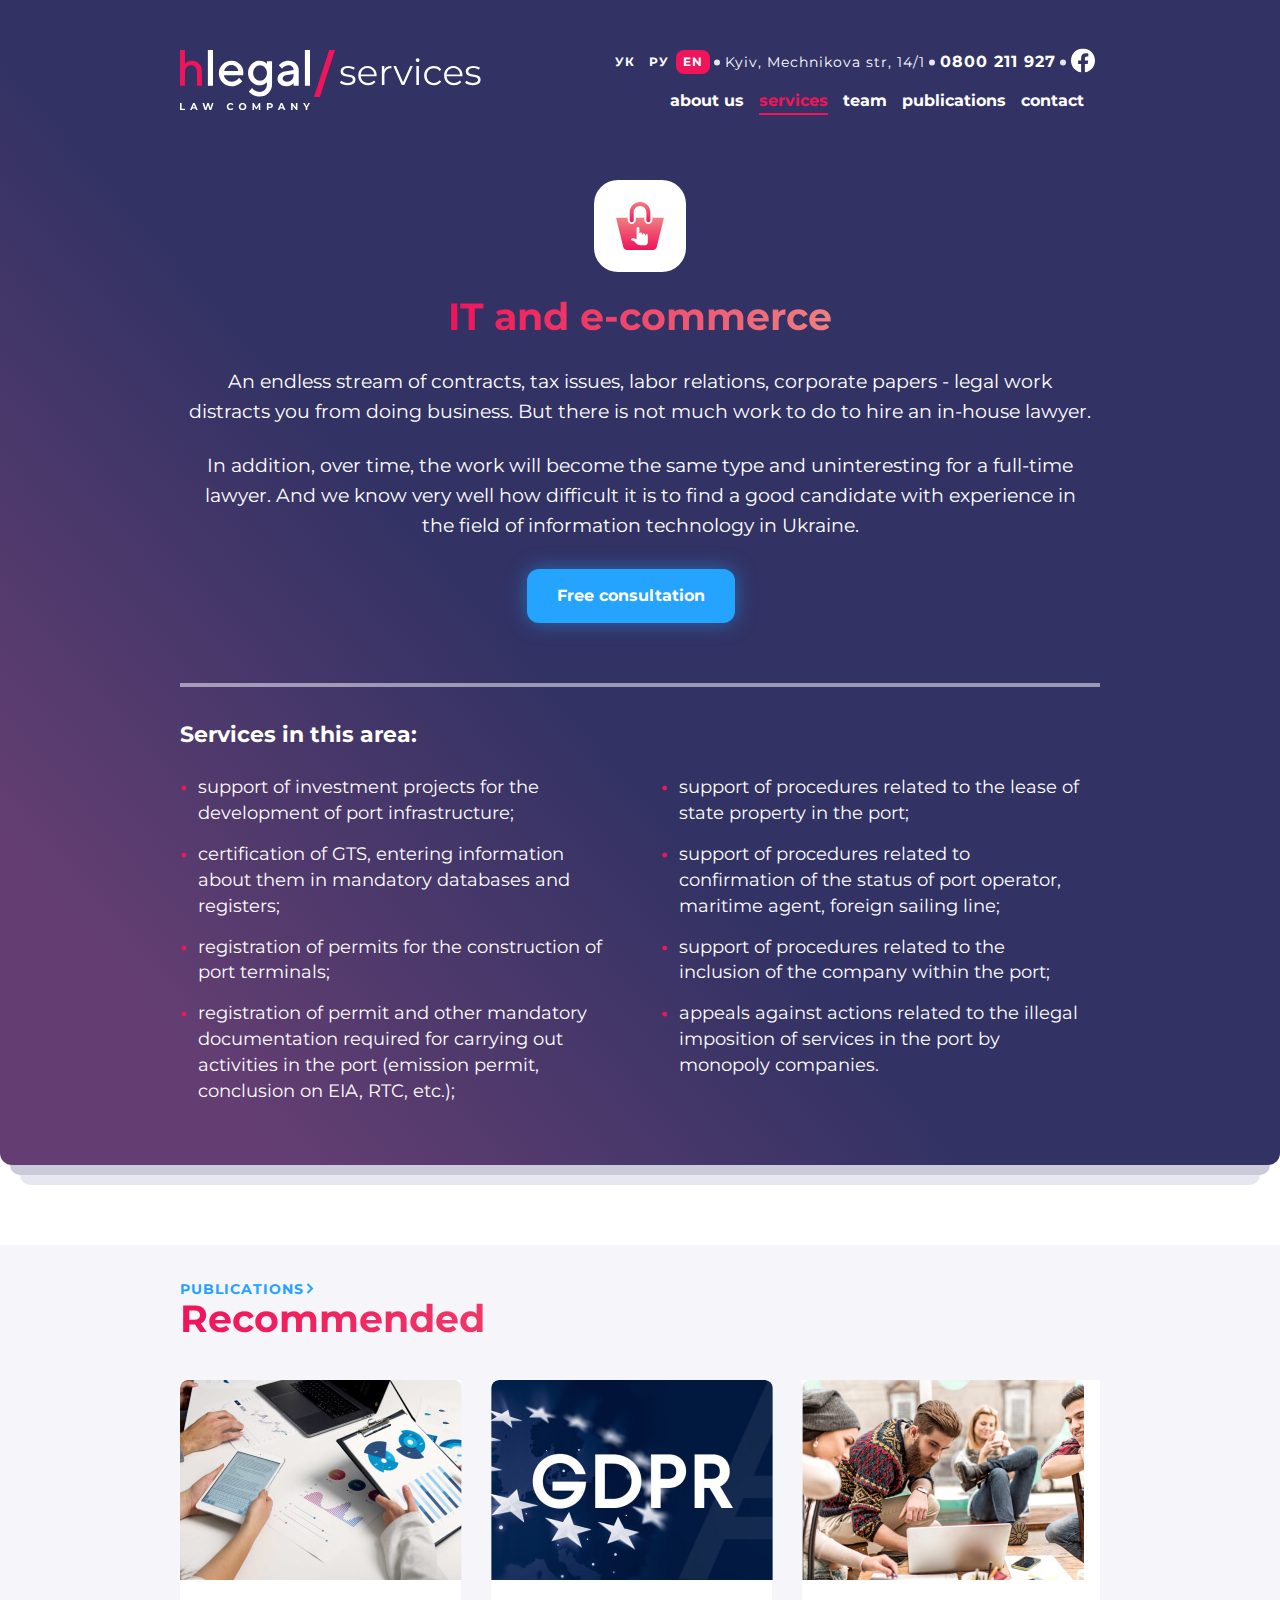
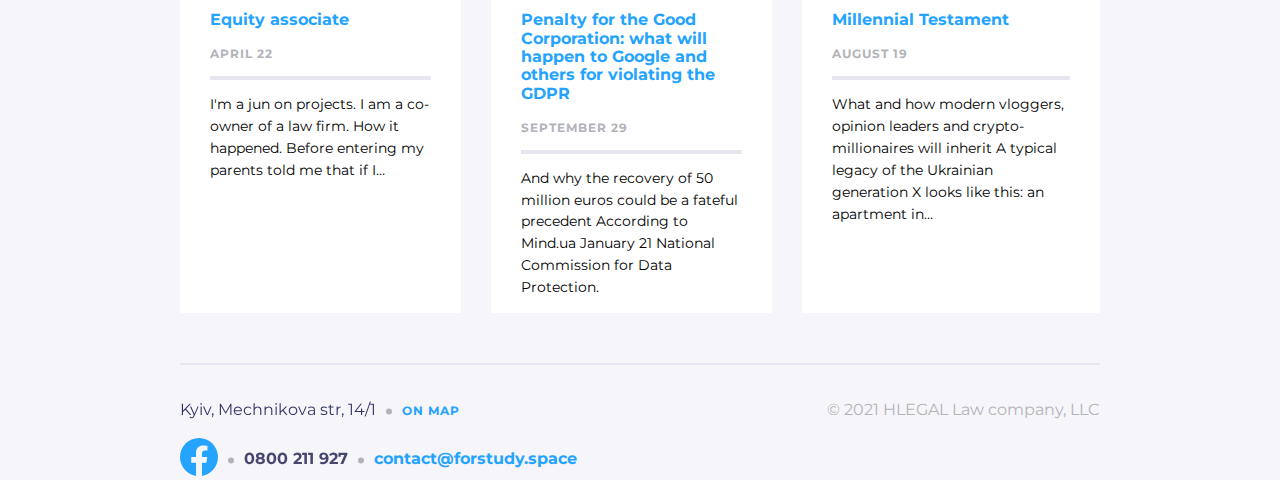
<file: pages/services-entry.html>
<!doctype html>
<html lang="en">
<head>
    <meta charset="UTF-8">
    <meta name="viewport"
          content="width=device-width, user-scalable=no, initial-scale=1.0, maximum-scale=1.0, minimum-scale=1.0">
    <meta http-equiv="X-UA-Compatible"
          content="ie=edge">
    <link rel="stylesheet"
          href="../css/style.css">
    <title>Services entry</title>
</head>
<body>
<header class="center header">
    <nav class="services-nav">
        <a href="../index.html"
           class="nav__logo">
            <img src="../img/logo-services.svg"
                 alt="hlegal logo"
                 class="services-nav__logo_desktop">
            <img src="../img/logo-mobile-services.svg"
                 alt="hlegal logo"
                 class="services-nav__logo_mobile">
        </a>
        <div class="nav__container">
        </div>
        <ol class="nav__list nav__list-contact">
            <li class="nav__item"><a class="nav__link"
                                     href="#">УК</a></li>
            <li class="nav__item"><a class="nav__link"
                                     href="#">РУ</a></li>
            <li class="nav__item"><a class="nav__link nav__link-active"
                                     href="#">EN</a></li>
            <li class="nav__item">
                <svg xmlns="http://www.w3.org/2000/svg"
                     width="6"
                     height="7"
                     viewBox="0 0 6 7"
                     fill="none">
                    <circle cx="3"
                            cy="3.5"
                            r="3"
                            fill="#E6E6F0"/>
                </svg>
            </li>
            <li class="nav__item"><a class="nav__link"
                                     href="https://maps.app.goo.gl/XzJcU9NAhQN5swus5"
                                     target="_blank">Kyiv, Mechnikova str, 14/1</a></li>
            <li class="nav__item">
                <svg xmlns="http://www.w3.org/2000/svg"
                     width="6"
                     height="7"
                     viewBox="0 0 6 7"
                     fill="none">
                    <circle cx="3"
                            cy="3.5"
                            r="3"
                            fill="#E6E6F0"/>
                </svg>
            </li>
            <li class="nav__item"><a class="nav__link"
                                     href="tel:0800211927">0800 211 927</a></li>
            <li class="nav__item">
                <svg xmlns="http://www.w3.org/2000/svg"
                     width="6"
                     height="7"
                     viewBox="0 0 6 7"
                     fill="none">
                    <circle cx="3"
                            cy="3.5"
                            r="3"
                            fill="#E6E6F0"/>
                </svg>
            </li>
            <li class="nav__item"><a class="nav__link"
                                     href="#">
                <svg class="nav__icon"
                     width="24"
                     height="25"
                     viewBox="0 0 24 25"
                     xmlns="http://www.w3.org/2000/svg">
                    <g clip-path="url(#clip0_123216_740)">
                        <path d="M24 12.5733C24 5.90541 18.6274 0.5 12 0.5C5.37258 0.5 0 5.90541 0 12.5733C0 18.5995 4.38823 23.5943 10.125 24.5V16.0633H7.07813V12.5733H10.125V9.91343C10.125 6.88755 11.9165 5.21615 14.6576 5.21615C15.9705 5.21615 17.3438 5.45195 17.3438 5.45195V8.42313H15.8306C14.3399 8.42313 13.875 9.35379 13.875 10.3086V12.5733H17.2031L16.6711 16.0633H13.875V24.5C19.6118 23.5943 24 18.5995 24 12.5733Z"
                        />
                    </g>
                    <defs>
                        <clipPath id="clip0_123216_740">
                            <rect width="24"
                                  height="24"
                                  transform="translate(0 0.5)"/>
                        </clipPath>
                    </defs>
                </svg>
            </a></li>
        </ol>
        <input type="checkbox"
               name="open_menu"
               id="open_menu"
               hidden
        >
        <ol class="nav__list nav__list-menu">
            <li class="nav__item"><a class="nav__link nav__link_mobile"
                                     href="../index.html">about us</a></li>
            <li class="nav__item"><a class="nav__link nav__link_services-active nav__link_mobile"
                                     href="services.html">services</a></li>
            <li class="nav__item"><a class="nav__link nav__link_mobile"
                                     href="#">team</a></li>
            <li class="nav__item"><a class="nav__link nav__link_mobile"
                                     href="publications.html">publications</a></li>
            <li class="nav__item"><a class="nav__link nav__link_mobile"
                                     href="#">contact</a></li>
        </ol>
        <label class="nav__menu services-nav__menu"
               for="open_menu">
            <span></span>
            <span></span>
            <span></span>
        </label>
    </nav>
    <section class="offer">
        <div class="offer__container">
            <a href="#"><img class="services__img"
                             src="../img/services-page-icon/ecommerce.svg"
                             alt="">
            </a>
            <h1 class="offer__header">IT and e-commerce</h1>
            <p class="offer__desc">An endless stream of contracts, tax issues, labor relations, corporate papers - legal
                work distracts you from doing business. But there is not much work to do to hire an in-house
                lawyer.
            </p>
            <p class="offer__desc offer__desc_padding">In addition, over time, the work will become the same type and
                uninteresting for a
                full-time
                lawyer.
                And
                we know very well how difficult it is to find a good candidate with experience in the field of
                information technology in Ukraine.</p>
        </div>
        <button class="offer__btn">Free consultation</button>
        <hr class="offer__hl">
    </section>
    <section class="services-offer">
        <h3 class="services-offer__header">
            Services in this area:
        </h3>
        <div class="services-offer__container">
            <ul class="services-offer__item">
                <li class="services-offer__list">support of investment projects for the development of port
                    infrastructure;
                </li>
                <li class="services-offer__list">certification of GTS, entering information about them in mandatory
                    databases and registers;
                </li>
                <li class="services-offer__list">registration of permits for the construction of port terminals;</li>
                <li class="services-offer__list">registration of permit and other mandatory documentation required for
                    carrying out activities in the port (emission permit, conclusion on EIA, RTC, etc.);
                </li>
            </ul>
            <ul class="services-offer__item ">
                <li class="services-offer__list">support of procedures related to the lease of state property in the
                    port;
                </li>
                <li class="services-offer__list">support of procedures related to confirmation of the status of port
                    operator, maritime agent, foreign sailing line;
                </li>
                <li class="services-offer__list">support of procedures related to the inclusion of the company within
                    the port;
                </li>
                <li class="services-offer__list">appeals against actions related to the illegal imposition of services
                    in the port by monopoly companies.
                </li>
            </ul>
        </div>

    </section>
</header>
<main class="main">
    <section class="shadow-dark">
        <br>
    </section>
    <section class="shadow-light shadow-light-services">
        <br>
    </section>
    <section class="publications center services-publication">
        <div class="publications__merge">
            <a class="publications__item services-publication__item"
               href="#">Publications
                <svg class="publications__arrow"
                     width="12"
                     height="13"
                     viewBox="0 0 12 13"
                     fill="none"
                     xmlns="http://www.w3.org/2000/svg">
                    <path d="M3.5 2L8 6.5L3.5 11"
                          stroke-width="2"/>
                </svg>
            </a>
        </div>
        <p class="publications__header services-publication__header">
            Recommended
        </p>
        <div class="publications__container">
            <div class="publications__box">
                <a class="publications__link"
                   href="#">
                    <img class="publications__img_height"
                         src="../img/publication/publication-1-height.jpg"
                         alt="">
                    <img class="publications__img"
                         src="../img/publication/publication-1.jpg"
                         alt="">
                    <img class="publications__img_small"
                         src="../img/publication/publication-1-small.jpg"
                         alt="">
                    <img class="publications__img_tablet"
                         src="../img/publication/publication-1-tablet-SD.jpg"
                         alt="">
                    <img class="publications__img_desktop"
                         src="../img/publication/publication-1-descktop-SD.jpg"
                         alt="">
                </a>
                <a class="publications__link"
                   href="#">
                    <p class="publications__text">
                        Equity associate
                    </p>
                </a>
                <p class="publications__data">
                    April 22
                </p>
                <img class="publications__line"
                     src="../img/publication/horizontal-line.png"
                     alt="">
                <p class="publications__desc">I'm a jun on projects. I am a co-owner of a law firm. How it happened.
                    Before entering my parents
                    told me that if I…
                </p>
            </div>
            <div class="publications__box">
                <a class="publications__link"
                   href="#">
                    <img class="publications__img_height"
                         src="../img/publication/publication-2-height.jpg"
                         alt="">
                    <img class="publications__img"
                         src="../img/publication/publication-2.jpg"
                         alt="">
                    <img class="publications__img_small"
                         src="../img/publication/publication-2-small.jpg"
                         alt="">
                    <img class="publications__img_tablet "
                         src="../img/publication/publication-2-tablet-SD.jpg"
                         alt="">
                    <img class="publications__img_desktop"
                         src="../img/publication/publication-2-descktop-SD.jpg"
                         alt="">
                </a>
                <a class="publications__link"
                   href="#">
                    <p class="publications__text">
                        Penalty for the Good Corporation: what will happen to Google and others for violating the GDPR
                    </p>
                </a>
                <p class="publications__data">
                    September 29
                </p>
                <img class="publications__line"
                     src="../img/publication/horizontal-line.png"
                     alt="">
                <p class="publications__desc">And why the recovery of 50 million euros could be a fateful precedent
                    According to Mind.ua January 21 National Commission for Data Protection.
                </p>
            </div>
            <div class="publications__box">
                <a class="publications__link"
                   href="#">
                    <img class="publications__img_height"
                         src="../img/publication/publication-3-heigth.jpg"
                         alt="">
                    <img class="publications__img"
                         src="../img/publication/publication-3.jpg"
                         alt="">
                    <img class="publications__img_small"
                         src="../img/publication/publication-3-small.jpg"
                         alt="">
                    <img class="publications__img_tablet publications__img_tablet-hidden"
                         src="../img/publication/publication-3-tablet-SD.jpg"
                         alt="">
                    <img class="publications__img_mobile "
                         src="../img/publication/publication-3-mobile.jpg"
                         alt="">
                    <img class="publications__img_desktop"
                         src="../img/publication/publication-3-descktop-SD.jpg"
                         alt="">
                </a>
                <a class="publications__link"
                   href="#">
                    <p class="publications__text">
                        Millennial Testament
                    </p>
                </a>
                <p class="publications__data">
                    August 19
                </p>
                <img class="publications__line"
                     src="../img/publication/horizontal-line.png"
                     alt="">
                <p class="publications__desc">What and how modern vloggers, opinion leaders and crypto-millionaires will
                    inherit A typical legacy of the Ukrainian generation X looks like this: an apartment in…
                </p>
            </div>
        </div>
    </section>
</main>
<footer class="center footer">
    <hr class="footer__hl">
    <nav class="footer__nav footer__nav-places">
        <ol class="footer__list footer__list-places">
            <li class="footer__item"><a class="footer__link"
                                        href="https://maps.app.goo.gl/XzJcU9NAhQN5swus5"
                                        target="_blank">Kyiv, Mechnikova str, 14/1</a></li>
            <li class="footer__item">
                <svg class="footer__dots"
                     xmlns="http://www.w3.org/2000/svg"
                     width="6"
                     height="7"
                     viewBox="0 0 6 7">
                    <circle cx="3"
                            cy="3.5"
                            r="3"
                    />
                </svg>
            </li>
            <li class="footer__item"><a class="footer__link"
                                        href="https://maps.app.goo.gl/XzJcU9NAhQN5swus5"
                                        target="_blank">On map</a></li>
        </ol>
        <p class="footer__policy">© 2021 HLEGAL Law company, LLC</p>
    </nav>
    <nav class="footer__nav">
        <ol class="footer__list footer__list-contact">
            <li><a href="#">
                <svg class="footer__socnetwork"
                     width="38"
                     height="38"
                     viewBox="0 0 38 38"
                     xmlns="http://www.w3.org/2000/svg">
                    <g clip-path="url(#clip0_22721_6812)">
                        <path d="M38 19.1161C38 8.55857 29.4934 0 19 0C8.50658 0 0 8.55857 0 19.1161C0 28.6575 6.94803 36.5659 16.0312 38V24.6419H11.207V19.1161H16.0312V14.9046C16.0312 10.1136 18.8678 7.46723 23.2078 7.46723C25.2866 7.46723 27.4609 7.84059 27.4609 7.84059V12.545H25.0651C22.7048 12.545 21.9688 14.0185 21.9688 15.5302V19.1161H27.2383L26.3959 24.6419H21.9688V38C31.052 36.5659 38 28.6575 38 19.1161Z"
                        />
                    </g>
                    <defs>
                        <clipPath id="clip0_22721_6812">
                            <rect width="38"
                                  height="38"
                                  fill="white"/>
                        </clipPath>
                    </defs>
                </svg>
            </a></li>
            <li>
                <svg class="footer__dots"
                     xmlns="http://www.w3.org/2000/svg"
                     width="6"
                     height="7"
                     viewBox="0 0 6 7">
                    <circle cx="3"
                            cy="3.5"
                            r="3"
                    />
                </svg>
            </li>
            <li><a href="tel:0800211927">0800 211 927</a></li>
            <li>
                <svg class="footer__dots"
                     xmlns="http://www.w3.org/2000/svg"
                     width="6"
                     height="7"
                     viewBox="0 0 6 7"
                >
                    <circle cx="3"
                            cy="3.5"
                            r="3"
                    />
                </svg>
            </li>
            <li><a href="#">contact@forstudy.space</a></li>
        </ol>
    </nav>
    <p class="footer__policy footer__policy_mobile">© 2021 HLEGAL Law company, LLC</p>
</footer>
</body>
</html>
</file>
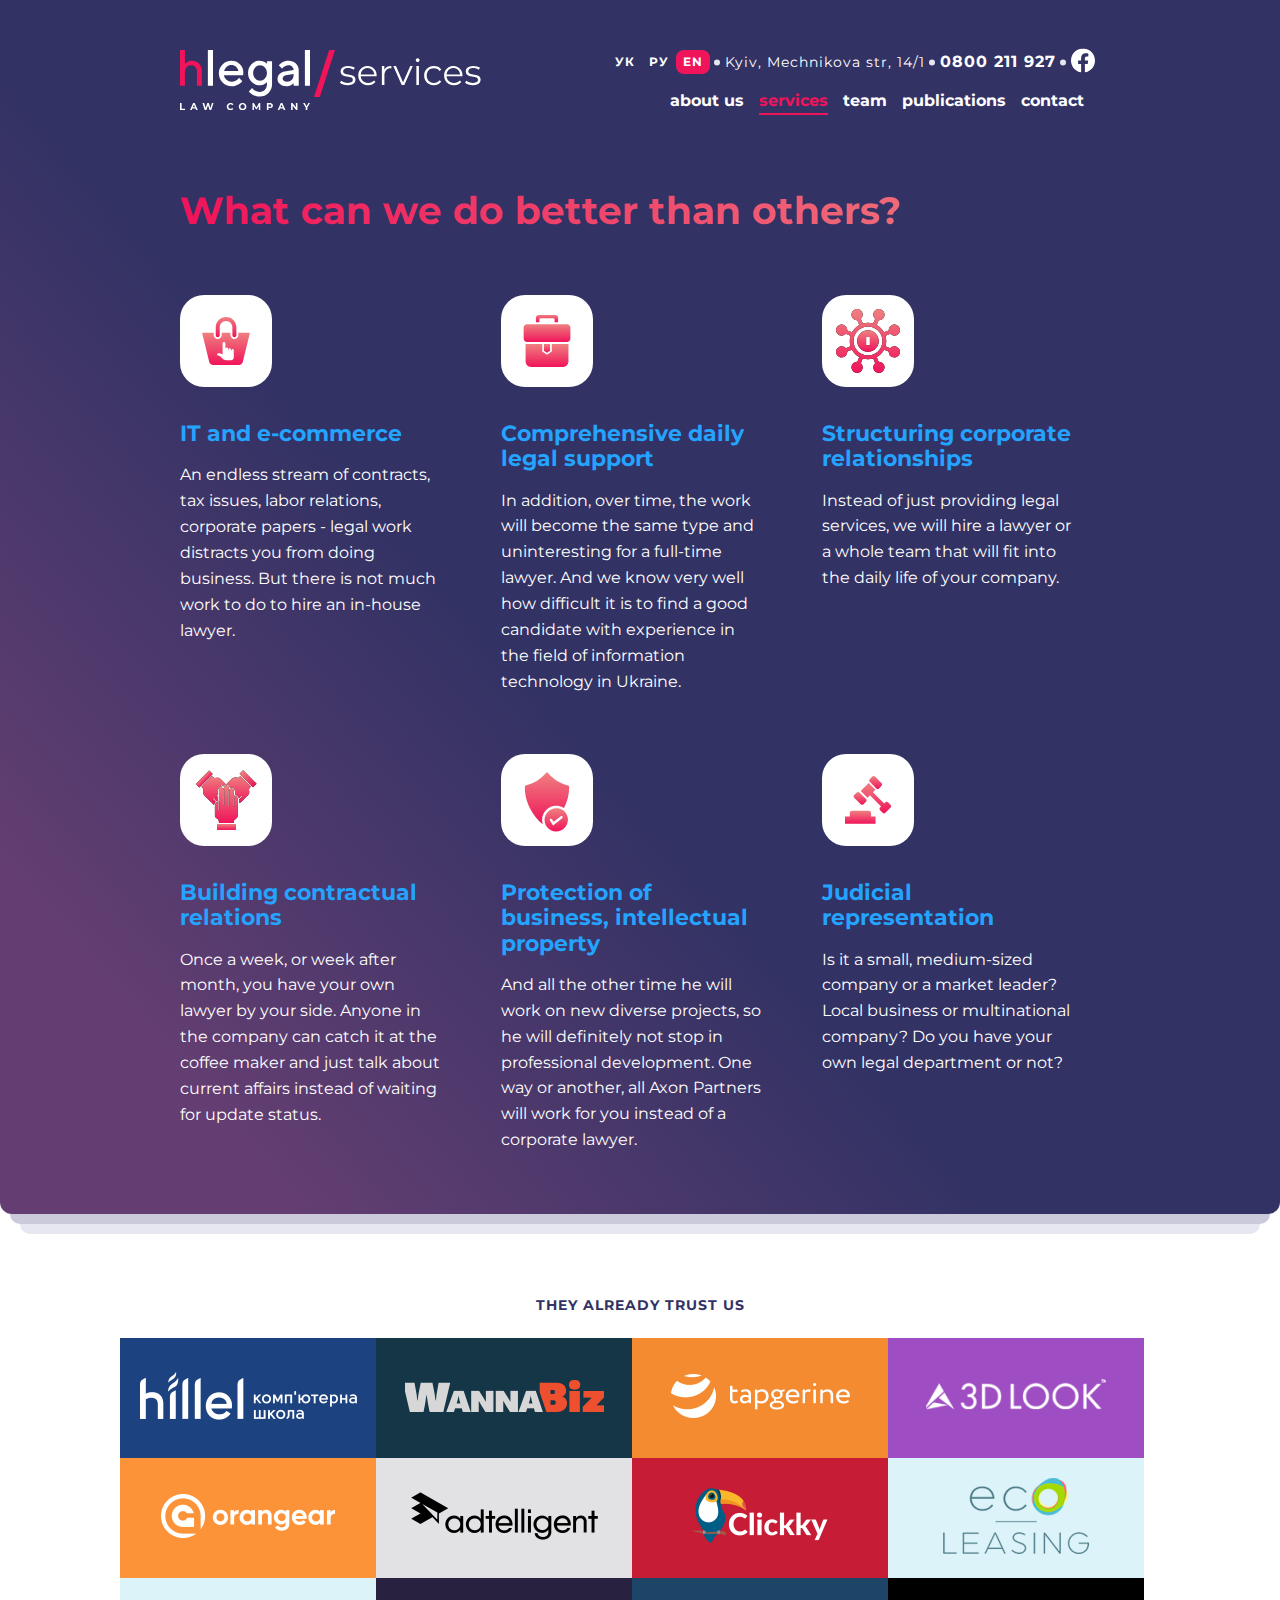
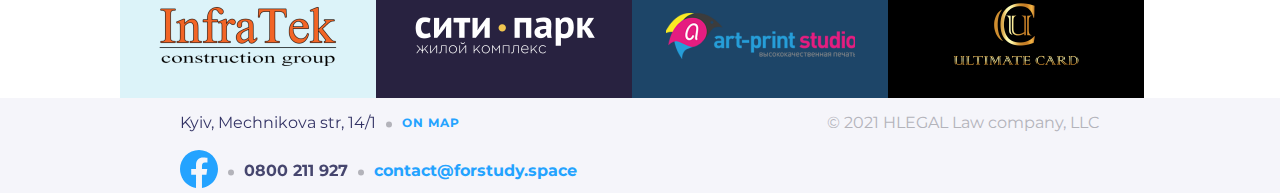
<file: pages/services.html>
<!doctype html>
<html lang="en">
<head>
    <meta charset="UTF-8">
    <meta name="viewport"
          content="width=device-width, user-scalable=no, initial-scale=1.0, maximum-scale=1.0, minimum-scale=1.0">
    <meta http-equiv="X-UA-Compatible"
          content="ie=edge">
    <link rel="stylesheet"
          href="../css/style.css">
    <title>Services</title>
</head>
<body>
<header class="center header">
    <nav class="services-nav">
        <a href="../index.html"
           class="nav__logo">
            <img src="../img/logo-services.svg"
                 alt="hlegal logo"
                 class="services-nav__logo_desktop">
            <img src="../img/logo-mobile-services.svg"
                 alt="hlegal logo"
                 class="services-nav__logo_mobile">
        </a>
        <div class="nav__container">
        </div>
        <ol class="nav__list nav__list-contact">
            <li class="nav__item"><a class="nav__link"
                                     href="#">УК</a></li>
            <li class="nav__item"><a class="nav__link"
                                     href="#">РУ</a></li>
            <li class="nav__item"><a class="nav__link nav__link-active"
                                     href="#">EN</a></li>
            <li class="nav__item">
                <svg xmlns="http://www.w3.org/2000/svg"
                     width="6"
                     height="7"
                     viewBox="0 0 6 7"
                     fill="none">
                    <circle cx="3"
                            cy="3.5"
                            r="3"
                            fill="#E6E6F0"/>
                </svg>
            </li>
            <li class="nav__item"><a class="nav__link"
                                     href="https://maps.app.goo.gl/XzJcU9NAhQN5swus5"
                                     target="_blank">Kyiv, Mechnikova str, 14/1</a></li>
            <li class="nav__item">
                <svg xmlns="http://www.w3.org/2000/svg"
                     width="6"
                     height="7"
                     viewBox="0 0 6 7"
                     fill="none">
                    <circle cx="3"
                            cy="3.5"
                            r="3"
                            fill="#E6E6F0"/>
                </svg>
            </li>
            <li class="nav__item"><a class="nav__link"
                                     href="tel:0800211927">0800 211 927</a></li>
            <li class="nav__item">
                <svg xmlns="http://www.w3.org/2000/svg"
                     width="6"
                     height="7"
                     viewBox="0 0 6 7"
                     fill="none">
                    <circle cx="3"
                            cy="3.5"
                            r="3"
                            fill="#E6E6F0"/>
                </svg>
            </li>
            <li class="nav__item"><a class="nav__link"
                                     href="#">
                <svg class="nav__icon"
                     width="24"
                     height="25"
                     viewBox="0 0 24 25"
                     xmlns="http://www.w3.org/2000/svg">
                    <g clip-path="url(#clip0_123216_740)">
                        <path d="M24 12.5733C24 5.90541 18.6274 0.5 12 0.5C5.37258 0.5 0 5.90541 0 12.5733C0 18.5995 4.38823 23.5943 10.125 24.5V16.0633H7.07813V12.5733H10.125V9.91343C10.125 6.88755 11.9165 5.21615 14.6576 5.21615C15.9705 5.21615 17.3438 5.45195 17.3438 5.45195V8.42313H15.8306C14.3399 8.42313 13.875 9.35379 13.875 10.3086V12.5733H17.2031L16.6711 16.0633H13.875V24.5C19.6118 23.5943 24 18.5995 24 12.5733Z"
                        />
                    </g>
                    <defs>
                        <clipPath id="clip0_123216_740">
                            <rect width="24"
                                  height="24"
                                  transform="translate(0 0.5)"/>
                        </clipPath>
                    </defs>
                </svg>
            </a></li>
        </ol>
        <input type="checkbox"
               name="open_menu"
               id="open_menu"
               hidden
        >
        <ol class="nav__list nav__list-menu">
            <li class="nav__item"><a class="nav__link nav__link_mobile"
                                     href="../index.html">about us</a></li>
            <li class="nav__item"><a class="nav__link nav__link_services-active nav__link_mobile"
                                     href="services.html">services</a></li>
            <li class="nav__item"><a class="nav__link nav__link_mobile"
                                     href="#">team</a></li>
            <li class="nav__item"><a class="nav__link nav__link_mobile"
                                     href="publications.html">publications</a></li>
            <li class="nav__item"><a class="nav__link nav__link_mobile"
                                     href="#">contact</a></li>
        </ol>
        <label class="nav__menu services-nav__menu"
               for="open_menu">
            <span></span>
            <span></span>
            <span></span>
        </label>
    </nav>
    <section class="services">
        <br class="services__br">
        <h2 class="services__header services-services__header">What can we do better than others?</h2>
        <div class="services__container">
            <a href="services-entry.html"><img class="services__img"
                                               src="../img/services-page-icon/ecommerce.svg"
                                               alt="">
            </a>
            <a class="services__link"
               href="services-entry.html">IT and e-commerce</a>
            <p class="services__desc">An endless stream of contracts, tax issues, labor relations, corporate papers -
                legal
                work distracts you from doing business. But there is not much work to do to hire an in-house lawyer.
            </p>
        </div>
        <div class="services__container">
            <a
                    href="#"><img class="services__img"
                                  src="../img/services-page-icon/support.svg"
                                  alt="">
            </a>
            <a class="services__link"
               href="#">Comprehensive daily <br>
                legal support</a>
            <p class="services__desc">In addition, over time, the work will become the same type and uninteresting for a
                full-time lawyer. And we know very well how difficult it is to find a good candidate with experience in
                the field of information technology in Ukraine.
            </p>
        </div>
        <div class="services__container">
            <a href="#"><img class="services__img"
                             src="../img/services-page-icon/coprorate.svg"
                             alt="">
            </a>
            <a class="services__link"
               href="#">Structuring corporate relationships</a>
            <p class="services__desc">Instead of just providing legal services, we will hire a lawyer or a whole team
                that
                will fit into the daily life of your company.</p>
        </div>
        <div class="services__container">
            <a href="#"><img class="services__img"
                             src="../img/services-page-icon/trust.svg"
                             alt="">
            </a>
            <a class="services__link"
               href="#">Building contractual relations</a>
            <p class="services__desc">Once a week, or week after month, you have your own lawyer by your side. Anyone in
                the company can catch it at the coffee maker and just talk about current affairs instead of waiting for
                update status.</p>
        </div>
        <div class="services__container">
            <a href="#"><img class="services__img"
                             src="../img/services-page-icon/protection.svg"
                             alt="">
            </a>
            <a class="services__link"
               href="#">Protection of business, intellectual <br> property</a>
            <p class="services__desc">And all the other time he will work on new diverse projects, so he will definitely
                not stop in professional development. One way or another, all Axon Partners will work for you instead of
                a corporate lawyer.</p>
        </div>
        <div class="services__container">
            <a href="#"><img class="services__img"
                             src="../img/services-page-icon/court.svg"
                             alt="">
            </a>
            <a class="services__link"
               href="#">Judicial representation</a>
            <p class="services__desc">Is it a small, medium-sized company or a market leader? Local business or
                multinational company? Do you have your own legal department or not?</p>
        </div>
    </section>
</header>
<main class="main">
    <section class="shadow-dark">
        <br>
    </section>
    <section class="shadow-light">
        <br>
    </section>
    <section class="clients center">
        <h3 class="clients__header clients__header-services">They already trust us</h3>
        <div class="clients__container">
            <div class="clients__box">
                <a href="#"><img class="clients__img"
                                 src="../img/sponsors/hillel.png"
                                 alt=""
                                 width="217"></a>
            </div>
            <div class="clients__box">
                <a href="#"><img class="clients__img"
                                 src="../img/sponsors/wannabiz.png"
                                 alt=""
                                 width="199"
                ></a>
            </div>
            <div class="clients__box">
                <a
                        href="#"><img class="clients__img"
                                      src="../img/sponsors/tapgerine.png"
                                      alt=""
                                      width="179"
                ></a>
            </div>
            <div class="clients__box">
                <a href="#"><img src="../img/sponsors/3dlook.png"
                                 alt=""
                                 width="180"
                                 class="clients__img"
                ></a>
            </div>
            <div class="clients__box">
                <a href="#"><img src="../img/sponsors/orangear.png"
                                 alt=""
                                 width="174"
                                 class="clients__img"></a>
            </div>
            <div class="clients__box">
                <a href="#"> <img src="../img/sponsors/adtelligent.png"
                                  alt=""
                                  width="187"
                                  class="clients__img"></a>
            </div>
            <div class="clients__box">
                <a href="#"> <img src="../img/sponsors/clickky.png"
                                  alt=""
                                  width="138"
                                  class="clients__img"></a>
            </div>
            <div class="clients__box">
                <a href="#"> <img src="../img/sponsors/eco-leasing.png"
                                  alt=""
                                  width="146"
                                  class="clients__img"></a>
            </div>
            <div class="clients__box">
                <a href="#"> <img src="../img/sponsors/ingratek.png"
                                  alt=""
                                  width="182"
                                  class="clients__img"></a>
            </div>
            <div class="clients__box">
                <a href="#"> <img src="../img/sponsors/city-par.png"
                                  alt=""
                                  width="181"
                                  class="clients__img"></a>
            </div>
            <div class="clients__box">
                <a href="#"> <img src="../img/sponsors/artprint.png"
                                  alt=""
                                  width="189"
                                  class="clients__img"></a>
            </div>
            <div class="clients__box">
                <a href="#"> <img src="../img/sponsors/ultimatecard.png"
                                  alt=""
                                  width="152"
                                  class="clients__img"></a>
            </div>
        </div>
    </section>
</main>
<footer class="center footer">
    <nav class="footer__nav">
        <ol class="footer__list footer__list-places">
            <li class="footer__item"><a class="footer__link"
                                        href="https://maps.app.goo.gl/XzJcU9NAhQN5swus5"
                                        target="_blank">Kyiv, Mechnikova str, 14/1</a></li>
            <li class="footer__item">
                <svg class="footer__dots"
                     xmlns="http://www.w3.org/2000/svg"
                     width="6"
                     height="7"
                     viewBox="0 0 6 7">
                    <circle cx="3"
                            cy="3.5"
                            r="3"
                    />
                </svg>
            </li>
            <li class="footer__item"><a class="footer__link"
                                        href="https://maps.app.goo.gl/XzJcU9NAhQN5swus5"
                                        target="_blank">On map</a></li>
        </ol>
        <p class="footer__policy">© 2021 HLEGAL Law company, LLC</p>
    </nav>
    <nav class="footer__nav">
        <ol class="footer__list footer__list-contact">
            <li><a href="#">
                <svg class="footer__socnetwork"
                     width="38"
                     height="38"
                     viewBox="0 0 38 38"
                     xmlns="http://www.w3.org/2000/svg">
                    <g clip-path="url(#clip0_22721_6812)">
                        <path d="M38 19.1161C38 8.55857 29.4934 0 19 0C8.50658 0 0 8.55857 0 19.1161C0 28.6575 6.94803 36.5659 16.0312 38V24.6419H11.207V19.1161H16.0312V14.9046C16.0312 10.1136 18.8678 7.46723 23.2078 7.46723C25.2866 7.46723 27.4609 7.84059 27.4609 7.84059V12.545H25.0651C22.7048 12.545 21.9688 14.0185 21.9688 15.5302V19.1161H27.2383L26.3959 24.6419H21.9688V38C31.052 36.5659 38 28.6575 38 19.1161Z"
                        />
                    </g>
                    <defs>
                        <clipPath id="clip0_22721_6812">
                            <rect width="38"
                                  height="38"
                                  fill="white"/>
                        </clipPath>
                    </defs>
                </svg>
            </a></li>
            <li>
                <svg class="footer__dots"
                     xmlns="http://www.w3.org/2000/svg"
                     width="6"
                     height="7"
                     viewBox="0 0 6 7">
                    <circle cx="3"
                            cy="3.5"
                            r="3"
                    />
                </svg>
            </li>
            <li><a href="tel:0800211927">0800 211 927</a></li>
            <li>
                <svg class="footer__dots"
                     xmlns="http://www.w3.org/2000/svg"
                     width="6"
                     height="7"
                     viewBox="0 0 6 7"
                >
                    <circle cx="3"
                            cy="3.5"
                            r="3"
                    />
                </svg>
            </li>
            <li><a href="#">contact@forstudy.space</a></li>
        </ol>
    </nav>
</footer>
</body>
</html>
</file>
<file: css/style.css>
﻿/*! normalize.css v8.0.1 | MIT License | github.com/necolas/normalize.css */html{line-height:1.15;-webkit-text-size-adjust:100%}body{margin:0}main{display:block}h1{font-size:2em;margin:.67em 0}hr{box-sizing:content-box;height:0;overflow:visible}pre{font-family:monospace,monospace;font-size:1em}a{background-color:transparent}abbr[title]{border-bottom:none;text-decoration:underline;text-decoration:underline dotted}b,strong{font-weight:bolder}code,kbd,samp{font-family:monospace,monospace;font-size:1em}small{font-size:80%}sub,sup{font-size:75%;line-height:0;position:relative;vertical-align:baseline}sub{bottom:-0.25em}sup{top:-0.5em}img{border-style:none}button,input,optgroup,select,textarea{font-family:inherit;font-size:100%;line-height:1.15;margin:0}button,input{overflow:visible}button,select{text-transform:none}button,[type=button],[type=reset],[type=submit]{-webkit-appearance:button}button::-moz-focus-inner,[type=button]::-moz-focus-inner,[type=reset]::-moz-focus-inner,[type=submit]::-moz-focus-inner{border-style:none;padding:0}button:-moz-focusring,[type=button]:-moz-focusring,[type=reset]:-moz-focusring,[type=submit]:-moz-focusring{outline:1px dotted ButtonText}fieldset{padding:.35em .75em .625em}legend{box-sizing:border-box;color:inherit;display:table;max-width:100%;padding:0;white-space:normal}progress{vertical-align:baseline}textarea{overflow:auto}[type=checkbox],[type=radio]{box-sizing:border-box;padding:0}[type=number]::-webkit-inner-spin-button,[type=number]::-webkit-outer-spin-button{height:auto}[type=search]{-webkit-appearance:textfield;outline-offset:-2px}[type=search]::-webkit-search-decoration{-webkit-appearance:none}::-webkit-file-upload-button{-webkit-appearance:button;font:inherit}details{display:block}summary{display:list-item}template{display:none}[hidden]{display:none}@font-face{font-family:"Montserrat";src:url("../fonts/montserrat/Montserrat-Regular.woff2") format("woff2"),url("../fonts/montserrat/Montserrat-Regular.woff") format("woff");font-weight:normal;font-style:normal;font-display:swap}@font-face{font-family:"Montserrat";src:url("../fonts/montserrat/Montserrat-Bold.woff2") format("woff2"),url("../fonts/montserrat/Montserrat-Bold.woff") format("woff");font-weight:bold;font-style:normal;font-display:swap}body{font-family:"Montserrat",sans-serif;display:flex;flex-direction:column;min-height:100vh}.main{flex-grow:1}.footer{flex-shrink:0}.center{padding-left:calc(50vw - 808px);padding-right:calc(50vw - 808px)}@media screen and (max-width: 1601px){.center{padding-left:calc(50vw - 780px);padding-right:calc(50vw - 780px)}}@media screen and (max-width: 1440px){.center{padding-left:calc(50vw - 667px);padding-right:calc(50vw - 667px)}}@media screen and (max-width: 1280px){.center{padding-left:calc(50vw - 460px);padding-right:calc(50vw - 460px)}}@media screen and (max-width: 800px){.center{padding-left:calc(50vw - 325px);padding-right:calc(50vw - 325px)}}@media screen and (max-width: 767px){.center{padding-left:calc(50vw - 172px);padding-right:calc(50vw - 172px)}}@media screen and (max-width: 320px){.center{padding-left:calc(50vw - 152px);padding-right:calc(50vw - 152px)}}:root{--main-regular: #323264;--main-alt: #46466E;--main-soft: #686887;--accent: #F0145A;--active-regular: #24A3FF;--active-hover: #0085FF;--active-active: #006CCF;--grey-bg: #F5F5FA;--grey-bg-alt: #EDEDF7;--grey-text: #B3B3BA;--grey-separator: #E6E6F0;--gradient-regular: linear-gradient(129deg, #323264 0%, #323264 73.96%, #A54B5F 100%);--gradient-soft: linear-gradient(42deg, #323264 14.33%, #323264 51.39%, #7A425E 87.53%);--gradient-red: linear-gradient(323deg, #F0145A 6.7%, #693264 70.36%);--gradient-supersoft: linear-gradient(229deg, #323264 11.93%, #323264 57.17%, #643E72 87.46%);--gradient-red-text: linear-gradient(90deg, #F0145A 0.84%, #EF8080 99.96%)}.sitemap-body{background-color:silver;padding:50px}.sitemap-box{width:100px;height:100px}.sitemap-box[title="--main-regular"]{background:var(--main-regular)}.sitemap-box[title="--main-alt"]{background:var(--main-alt)}.sitemap-box[title="--main-soft"]{background:var(--main-soft)}.sitemap-box[title="--accent"]{background:var(--accent)}.sitemap-box[title="--active-regular"]{background:var(--active-regular)}.sitemap-box[title="--active-hover"]{background:var(--active-hover)}.sitemap-box[title="--active-active"]{background:var(--active-active)}.sitemap-box[title="--grey-bg"]{background:var(--grey-bg)}.sitemap-box[title="--grey-bg-alt"]{background:var(--grey-bg-alt)}.sitemap-box[title="--grey-text"]{background:var(--grey-text)}.sitemap-box[title="--grey-separator"]{background:var(--grey-separator)}.sitemap-box[title="--gradient-regular"]{background:var(--gradient-regular)}.sitemap-box[title="--gradient-soft"]{background:var(--gradient-soft)}.sitemap-box[title="--gradient-red"]{background:var(--gradient-red)}.sitemap-box[title="--gradient-supersoft"]{background:var(--gradient-supersoft)}.sitemap-box[title="--gradient-red-text"]{background:var(--gradient-red-text)}.sitemap-flex{display:flex;flex-wrap:wrap;gap:20px;margin-bottom:20px}hr{margin:50px;border-color:var(--active-active)}h1,h2,h3,h4,h5,h6{color:var(--main-regular);font-weight:400;line-height:1.62}img:hover{opacity:.5;transition:.5s;cursor:pointer}a{color:var(--active-regular);text-decoration:none}a:hover{color:var(--accent);transition:.5s}ul{list-style:none}ul li::before{content:"•";display:inline-block;width:1em;font-weight:bold;margin-left:-1em;color:var(--accent)}ol li::marker{color:var(--accent);font-weight:bold}button{padding:18px 30px;background:var(--active-regular);border-radius:12px;border:none;min-width:208px;color:#fff}button:hover{background:var(--active-hover);transition:.5s}button:active{background:var(--active-active)}.header{background:var(--gradient-supersoft);border-radius:0 0 12px 12px}.publications-header{border-radius:0 0 12px 12px}.nav{display:grid;grid-template-columns:364px 728px 500px;grid-template-rows:60px 940px}.nav__container{display:flex;flex-direction:column}.nav__logo_mobile{display:none}.nav__logo_descktop{display:block}.nav__logo{padding-top:50px}.nav__img-symbol{width:728px;cursor:revert}.nav__img-symbol:hover{opacity:1}.nav__slogan{font-size:38px;font-weight:700;margin:0;color:#fff;position:absolute;top:467px;padding-left:160px}.nav__scroll-btn{stroke:white;position:absolute;top:928px;margin-left:415px}.nav__scroll-btn:hover{stroke:var(--accent);transition:.5s}.nav__list{display:flex;list-style:none}.nav__close{display:none}.nav__list-contact{font-size:12px;letter-spacing:1px;font-weight:700;align-items:center;padding-top:50px;min-width:478px}.nav__list-contact :nth-child(3){border-radius:8px;background:var(--accent);padding:5px 7px;color:#fff}.nav__list-contact :nth-child(2){padding:0 7px 0 14px}.nav__list-contact :nth-child(4),.nav__list-contact :nth-child(6),.nav__list-contact :nth-child(8){padding:0 4.5px 0 4px}.nav__list-contact :nth-child(5){font-weight:400;font-size:14px}.nav__list-contact :nth-child(7){font-size:16px;padding-left:1px}.nav__link-active{color:#fff}.nav__list-menu{gap:15px;font-weight:700;padding-top:16px;padding-left:95px;grid-column:3/4;white-space:nowrap}.nav__link{color:#fff}.nav__link_services-active{color:var(--accent)}.nav__link_services-active::after{margin-top:3px;height:2px;color:var(--accent);background-color:currentColor;content:"";display:block}.nav__link_services-active:hover{opacity:.5;transition:.5s}.nav__icon{fill:#fff}.nav__icon:hover{fill:var(--accent);transition:.5s}.services-nav{display:grid;grid-template-columns:500px 600px;grid-template-rows:60px 60px}.services-nav__logo_mobile{display:none}.publications-header__link,.publications-header__icon{color:var(--grey-text);fill:var(--grey-text)}.publications-header__link-none{color:var(--active-regular)}@media screen and (max-width: 1601px){.nav{grid-template-columns:364px 678px 500px;grid-template-rows:60px 940px}.services-nav{grid-template-columns:500px 500px}}@media screen and (max-width: 1440px){.nav{grid-template-columns:255px 558px 500px;grid-template-rows:60px 741px}.nav__img-symbol{width:697px;height:799px}.nav__slogan{top:370px;padding-left:130px}.nav__scroll-btn{top:727px;margin-left:385px}.services-nav{grid-template-columns:500px 310px}}@media screen and (max-width: 1280px){.nav{grid-template-columns:61px 335px 500px;grid-template-rows:60px 710px}.nav__img-symbol{width:669.957px;height:768px}.nav__slogan{top:353px;padding-left:117px}.nav__scroll-btn{top:696px;margin-left:372px}.services-nav{grid-template-columns:85px 310px}}@media screen and (max-width: 800px){.nav{grid-template-columns:48px 335px 500px;grid-template-rows:60px 60px 965px}.nav__img-symbol{width:893.277px;height:1024px;position:absolute;left:-138px}.nav__slogan{top:483px;padding:0;white-space:nowrap}.nav__scroll-btn{top:952px;margin-left:255px}.nav__list-contact{grid-column:1/2;grid-row:1/2;z-index:1;padding-left:9px}.nav__logo{grid-row:2/3;padding-top:45px}.nav__list-menu{grid-column:1/2;grid-row:3/4;z-index:1;padding-left:1px;padding-top:61px}}@media screen and (max-width: 767px){.nav{grid-template-columns:30px 283px 30px;grid-template-rows:58px 60px 515px}.nav__logo{padding-top:0;z-index:1}.nav__logo_mobile{display:block}.nav__logo_descktop{display:none}.nav__img-symbol{width:523.404px;height:600px;flex-shrink:0;left:-98px}.nav__slogan{top:225px;padding-left:82px;white-space:normal;width:215px}.nav__scroll-btn{top:528px;margin-left:151px}.nav__list-contact{grid-row:1/2;padding:10px 0 11px 42px;background:rgba(245, 245, 250, 0.2);margin:0;position:absolute;left:0}.nav__list-contact :nth-child(4),.nav__list-contact :nth-child(5),.nav__list-contact :nth-child(6),.nav__list-contact :nth-child(8),.nav__list-contact :nth-child(9){display:none}.nav__list-contact :nth-child(7){padding-left:142px}.nav__menu{grid-column:3/4;grid-row:2/3;z-index:1;position:relative;width:18px;height:12px;margin-left:7px;margin-top:10px}.nav__menu span{position:absolute;left:50%;translate:-50%;width:100%;height:2px;background-color:#fff}.nav__menu span:nth-child(1){top:0}.nav__menu span:nth-child(2){top:50%}.nav__menu span:nth-child(3){top:100%}.nav__close{padding-top:15px;padding-left:320px;display:block}.nav__list-menu{display:none;position:absolute;top:0;left:12px;right:12px;background-color:#fff;padding:64px 12px 12px 12px;border-radius:12px;gap:30px}.nav__link_mobile{color:var(--active-regular, #24A3FF);font-size:24px;font-weight:700}#open_menu:checked~.nav__menu span{rotate:45deg;top:50%;background-color:#ec6f5d}#open_menu:checked~.nav__menu span:nth-child(2){rotate:-225deg}#open_menu:checked~.nav__list{display:flex;flex-direction:column;align-items:center}.services-nav{grid-template-columns:305px auto;grid-template-rows:45px}.services-nav__logo_desktop{display:none}.services-nav__logo_mobile{display:block;padding-top:0}.services-nav__menu{margin-top:20px}}@media screen and (max-width: 400px){.nav__img-symbol{left:-121px}.nav__list-contact :nth-child(7){padding-left:70px}}@media screen and (max-width: 320px){.nav__img-symbol{left:-164px}.nav__list-contact :nth-child(7){padding-left:35px}}.menu{display:grid;grid-template-columns:495px 120px auto}.menu__info{display:flex;flex-direction:column;gap:30px;white-space:nowrap;list-style:none;justify-content:center;text-align:end;margin:0}.menu__link{font-weight:700;font-size:38px;color:var(--grey-text)}.menu__link-active{background:linear-gradient(90deg, #EF8080 0.84%, #F0145A 99.96%);background-clip:text;-webkit-background-clip:text;-webkit-text-fill-color:transparent}.menu__link-active:hover{background:var(--accent);background-clip:text;-webkit-background-clip:text;color:transparent}.menu__hr{display:none}.menu__line{padding:60px 60px}.menu__container{display:flex;flex-direction:column;justify-content:center;gap:5px;padding-left:5px}.menu__header{color:#fff;font-size:30px;font-weight:700;margin:0;padding-top:10px}.menu__desc{grid-column:2/4;color:#fff;font-size:19px;line-height:1.58;max-width:861px;padding-top:2px}@media screen and (max-width: 1280px){.menu{display:grid;grid-template-columns:375px 120px auto}.menu__info{align-items:flex-end}.menu__container{gap:20px}.menu__header{padding-top:12px;height:74px}.menu__desc{padding-top:2px}}@media screen and (max-width: 800px){.menu{display:flex;flex-direction:column}.menu__info{display:flex;flex-direction:row;justify-content:flex-start;padding:0;overflow:auto}.menu__info::-webkit-scrollbar{display:none}.menu__line{display:none}.menu__hr{display:block;height:4px;border:none;background:rgba(255, 255, 255, 0.3);margin:60px 0 55px 0}.menu__container{display:flex;flex-direction:column;gap:0;padding-left:0;padding-bottom:60px}.menu__header{padding:0;margin:0}.menu__desc{padding:0;margin:0}}@media screen and (max-width: 767px){.menu{padding-left:14px}.menu__container{padding-bottom:30px}.menu__link{font-size:30px}.menu__hr{margin:30px 14px 25px 0}.menu__header{font-size:20px}.menu__desc{font-size:19px;width:315px;padding-top:10px}}@media screen and (max-width: 320px){.menu__desc{font-size:19px;width:255px;padding-top:10px}}.services{display:grid;grid-template-columns:493px 493px auto;grid-template-rows:auto auto 355px;gap:0 60px;margin-bottom:45px}.services :nth-child(3),.services :nth-child(4),.services :nth-child(5){grid-row:3/4}.services :nth-child(4),.services :nth-child(7){grid-column:2/3}.services :nth-child(5),.services :nth-child(8){grid-column:3/4}.services :nth-child(6){grid-column:1/2}.services__item,.services__arrow{display:flex;align-items:center}.services__item{font-size:14px;font-weight:700;letter-spacing:1px;text-transform:uppercase}.services__arrow{stroke:#24a3ff}.services__merge :hover .services__arrow{stroke:var(--accent);transition:.5s}.services__header{grid-column:1/3;grid-row:2/3;background:var(--gradient-red-text, linear-gradient(90deg, #F0145A 0.84%, #EF8080 99.96%));background-clip:text;-webkit-background-clip:text;-webkit-text-fill-color:transparent;font-size:38px;font-weight:700;margin:0}.services__container{display:flex;flex-direction:column;padding-top:53px}.services__img{border-radius:24px;background-color:#fff;padding:14px 14px}.services__img:hover{opacity:.5;transition:.3s}.services__link{padding-top:30px;font-size:22px;font-weight:700}.services__desc{color:#fff;line-height:1.62}.services-offer__header{color:#fff;font-size:22px;font-weight:700;padding-left:120px}.services-offer__container{display:flex;gap:60px;margin:0 120px 60px 120px;color:#fff;font-size:18px;font-weight:400;line-height:1.44}.services-offer__item{display:flex;flex-direction:column;gap:15px;padding:0;margin-left:18px;min-width:636px}.services-services__header{grid-row:1/3;margin-top:60px}@media screen and (max-width: 1440px){.services{grid-template-columns:400px 400px 400px;grid-template-rows:auto auto 381px}.services__header{grid-column:1/4}.services__br{display:none}.services-offer__container{gap:55px}.services-offer__item{margin-top:0;margin-bottom:0;min-width:0;max-width:495px}}@media screen and (max-width: 1280px){.services{grid-template-columns:261px 261px 261px;grid-template-rows:auto auto 459px}.services__header{grid-column:1/4}.services__br{display:none}.services-offer__header{padding-left:0}.services-offer__container{margin:0 0 60px}.services-offer__item{max-width:408px}}@media screen and (max-width: 800px){.services{grid-template-columns:320px 320px;grid-template-rows:auto 110px 433px 403px;gap:0 34px}.services :nth-child(5),.services :nth-child(6){grid-row:4/5}.services :nth-child(5),.services :nth-child(7){grid-column:1/2}.services :nth-child(6),.services :nth-child(8){grid-column:2/3}.services :nth-child(7),.services :nth-child(8){grid-row:5/6}.services__header{grid-column:1/3}.services__desc{width:294px}.services__br{display:none}.services-offer__header{padding-left:0}.services-offer__container{margin:0 0 60px;gap:58px}.services-offer__item{max-width:280px;margin-left:16px}}@media screen and (max-width: 767px){.services{display:flex;flex-direction:column;padding-left:14px;margin-bottom:40px}.services__header{font-size:30px}.services__container{padding:15px 0}.services__link{padding-bottom:15px}.services__desc{width:315px;margin:0}.services-offer__header{padding-left:15px}.services-offer__container{flex-direction:column;margin:0 15px 60px;gap:30px}.services-offer__item{max-width:301px;margin-left:16px}}@media screen and (max-width: 320px){.services__desc{width:255px}}.shadow-dark{background:#cacadb;border-radius:0 0 12px 12px;margin:0 10px;height:10px}.shadow-light{background:#e7e7f2;border-radius:0 0 12px 12px;margin:0 20px;height:10px}.shadow-light-services{margin-bottom:60px}.team{margin-top:60px;margin-bottom:60px}.team__slide{display:none}.team__flex{display:flex;height:298px}input:checked+.team__slide{display:block}.team__content{margin-bottom:30px}.team__dots{display:flex;justify-content:center;align-items:center;list-style:none;gap:15px;margin:0;padding:0}.team__toggle{display:block;width:16px;height:16px;border-radius:50%;opacity:.2;background:var(--active-regular);color:transparent;cursor:pointer;font-size:0;overflow:hidden}.team__toggle:hover{opacity:.5;transition:.3s}.team__toggle-active{opacity:1}.team__img{align-self:stretch;border-radius:12px 0 0 12px;display:block}.team__img_tabled{display:none}.team__img_tabled-sd{display:none}.team__img_media{display:none;align-self:stretch;border-radius:12px 0 0 12px}.team__img_mobile{display:none}.team__container{padding:30px 30px;background:var(--grey-bg);border-radius:0 12px 12px 0}.team__link,.team__arrow{display:flex;align-items:center}.team__link{font-size:14px;font-weight:700;letter-spacing:1px;text-transform:uppercase}.team__arrow{stroke:#24a3ff}.team__merge :hover .team__arrow{stroke:var(--accent);transition:.5s}.team__header{background:var(--gradient-red-text);background-clip:text;-webkit-background-clip:text;-webkit-text-fill-color:transparent;font-size:38px;font-weight:700;padding-top:6px;padding-bottom:30px;margin:0}.team__name{color:var(--grey-text);font-weight:700;margin:0}.team__desc{color:var(--grey-text);font-size:14px;line-height:1.57;margin:0}.team__br{display:none}@media screen and (max-width: 1440px){.team__img{display:none}.team__img_media{display:block;width:400px;height:344px}.team__container{height:284px}.team__content{margin-bottom:74px}}@media screen and (max-width: 1280px){.team__img{display:none}.team__img_media{display:none}.team__img_tabled{display:block;width:400px;height:528px}.team__container{height:468px}.team__content{margin-bottom:260px}.team__header{padding-bottom:30px}.team__br{display:block}}@media screen and (max-width: 800px){.team__flex{display:flex;flex-direction:column;height:298px}.team__img_tabled{display:none}.team__img_tabled-sd{display:block}.team__img_media{display:none}.team__container{border-radius:0 0 12px 12px}.team__content{margin-bottom:670px}.team__br{display:none}}@media screen and (max-width: 767px){.team{margin-top:30px;margin-left:15px}.team__flex{display:flex;flex-direction:column}.team__img_media{display:none}.team__img_mobile{display:block;width:315px;height:500px}.team__container{width:255px}.team__header{font-size:30px}.team__content{margin-bottom:819px}}@media screen and (max-width: 320px){.team{margin-top:30px;margin-left:0}.team__img_mobile{display:block;width:300px;height:500px}}.clients{padding-left:calc(50vw - 868px);padding-right:calc(50vw - 860px)}.clients__header{color:var(--main-regular);font-size:14px;font-weight:700;letter-spacing:1px;text-transform:uppercase;text-align:center;padding-bottom:7px}.clients__container{display:grid;grid-template-columns:repeat(4, 430px);grid-template-rows:repeat(3, 120px);margin:0;padding-bottom:60px}.clients__box{display:flex;justify-content:center;align-items:center;cursor:pointer}.clients__box:hover{opacity:.5;transition:.5s}.clients__box:nth-child(1){background-color:#1c4280;border-top-left-radius:10px}.clients__box:nth-child(2){background-color:#143646}.clients__box:nth-child(3){background-color:#f48b30}.clients__box:nth-child(4){background-color:#9e4dc3;border-top-right-radius:10px}.clients__box:nth-child(5){background-color:#fd9339}.clients__box:nth-child(6){background-color:#e2e2e4}.clients__box:nth-child(7){background-color:#c71c36}.clients__box:nth-child(8){background-color:#dcf3f9}.clients__box:nth-child(9){background-color:#dcf3f9;border-bottom-left-radius:10px}.clients__box:nth-child(10){background-color:#282240}.clients__box:nth-child(11){background-color:#1d4568}.clients__box:nth-child(12){background-color:#000;border-bottom-right-radius:10px}.clients__header-services{margin-top:60px}@media screen and (max-width: 1700px){.clients{padding-left:calc(50vw - 840px);padding-right:calc(50vw - 840px)}.clients__container{display:grid;grid-template-columns:repeat(4, 420px);grid-template-rows:repeat(3, 120px);margin:0;padding-bottom:60px}}@media screen and (max-width: 1601px){.clients{padding-left:calc(50vw - 840px);padding-right:calc(50vw - 840px)}.clients__container{grid-template-columns:repeat(4, 395.5px)}}@media screen and (max-width: 1440px){.clients{padding-left:calc(50vw - 720px);padding-right:calc(50vw - 720px)}.clients__container{grid-template-columns:repeat(4, 356px);padding-bottom:0}.clients__box:nth-child(1),.clients__box:nth-child(4),.clients__box:nth-child(9),.clients__box:nth-child(12){border-radius:0}}@media screen and (max-width: 1400px){.clients{padding-left:calc(50vw - 710px);padding-right:calc(50vw - 710px)}.clients__container{grid-template-columns:repeat(4, 338px);padding-bottom:0}}@media screen and (max-width: 1280px){.clients{padding-left:calc(50vw - 520px);padding-right:calc(50vw - 520px)}.clients__container{grid-template-columns:repeat(4, 256px);padding-bottom:0}}@media screen and (max-width: 800px){.clients{padding-left:calc(50vw - 398px);padding-right:calc(50vw - 398px)}.clients__container{grid-template-columns:repeat(3, 256px);grid-template-rows:repeat(4, 120px);padding-bottom:0}}@media screen and (max-width: 767px){.clients{padding-left:calc(50vw - 398px);padding-right:calc(50vw - 398px)}.clients__container{display:flex;flex-direction:column;overflow:auto}.clients__header{padding-bottom:10px}.clients__box{height:120px}.clients__box:nth-child(7),.clients__box:nth-child(8),.clients__box:nth-child(9),.clients__box:nth-child(10),.clients__box:nth-child(11),.clients__box:nth-child(12){display:none}}.publications{padding-top:35.5px;background:var(--grey-bg)}.publications__item,.publications__arrow{display:flex;align-items:center}.publications__item{font-size:14px;font-weight:700;letter-spacing:1px;text-transform:uppercase}.publications__arrow{stroke:#24a3ff}.publications__merge :hover .publications__arrow{stroke:var(--accent);transition:.5s}.publications__header{background:var(--gradient-red-text, linear-gradient(90deg, #F0145A 0.84%, #EF8080 99.96%));background-clip:text;-webkit-background-clip:text;-webkit-text-fill-color:transparent;font-size:38px;font-weight:700;margin:0;padding-bottom:40px}.publications__container{display:flex;gap:30px}.publications__box{display:flex;flex-direction:column;background-color:#fff;min-width:513px}.publications__text,.publications__data,.publications__line,.publications__desc{padding-left:30px;padding-right:30px}.publications__img_height{width:513px;max-height:200px;border-radius:8px 8px 0 0;padding-bottom:1px;display:block}.publications__img{display:none;border-radius:8px 8px 0 0}.publications__img_desktop{display:none}.publications__img_small{display:none;max-height:200px;border-radius:8px 8px 0 0}.publications__img_tablet{display:none}.publications__img_mobile{display:none}.publications__text{color:var(--active-regular);font-weight:700;margin:0;padding-top:27px}.publications__text:hover{color:var(--accent);transition:.5s}.publications__data{color:var(--grey-text);font-size:12px;font-weight:700;letter-spacing:1px;text-transform:uppercase;margin:0;padding-top:17.5px}.publications__line{height:4px;padding-top:15px}.publications__desc{color:#000;font-size:14px;font-weight:400;line-height:1.57}@media screen and (max-width: 1601px){.publications__container{display:flex;gap:12px}}@media screen and (max-width: 1440px){.publications__container{gap:30px}.publications__img_desktop{display:block}.publications__img_height{display:none}.publications__box{min-width:420px}.publications__text{padding-top:31px}}@media screen and (max-width: 1280px){.publications__img_height{display:none}.publications__img{display:none}.publications__img_desktop{display:none}.publications__img_small{display:block}.publications__box{min-width:281px}}@media screen and (max-width: 800px){.publications__container{display:grid;grid-template-columns:309px 309px;gap:30px}.publications__container :nth-child(3){grid-column:1/3}.publications__img_small{display:none}.publications__img_tablet{display:block}.publications__box{height:514px}.publications__box:last-child{height:388px}}@media screen and (max-width: 767px){.publications{padding-left:50px}.publications__header{font-size:30px;width:315px;padding-bottom:35px}.publications__container{display:flex;flex-direction:column;margin:0}.publications__img_tablet{width:315px;height:200px}.publications__img_tablet-hidden{display:none}.publications__img_mobile{display:block}.publications__box{height:100%;width:315px}.publications__box:last-child{height:100%}.publications__desc{width:255px;padding-bottom:15px}}@media screen and (max-width: 400px){.publications{padding-left:23px}}@media screen and (max-width: 320px){.publications{padding-left:2.5px}}.footer{background:var(--grey-bg)}.footer__hl{border:none;height:2px;background:var(--grey-separator);margin:50px 0 0 0}.footer__nav{display:flex;justify-content:space-between}.footer__nav-places{padding-top:20px}.footer__list{display:flex;align-items:center;gap:10px;list-style:none;padding:0;margin:0}.footer__list-places li:nth-child(1){background:var(--main-regular);background-clip:text;-webkit-background-clip:text;-webkit-text-fill-color:transparent}.footer__list-places li:nth-child(1):hover{background:var(--accent);background-clip:text;-webkit-background-clip:text;-webkit-text-fill-color:transparent}.footer__list-places li:nth-child(3){font-size:12px;font-weight:700;letter-spacing:1px;text-transform:uppercase}.footer__list-contact li{font-weight:700}.footer__list-contact li:nth-child(3){background:var(--main-alt);background-clip:text;-webkit-background-clip:text;-webkit-text-fill-color:transparent}.footer__list-contact li:nth-child(3):hover{background:var(--accent);background-clip:text;-webkit-background-clip:text;-webkit-text-fill-color:transparent}.footer__socnetwork{fill:#24a3ff}.footer__socnetwork:hover{fill:var(--accent);transition:.5s}.footer__dots{fill:var(--grey-text)}.footer__policy{color:var(--grey-text)}.footer__policy_mobile{display:none}@media screen and (max-width: 1440px){.footer__nav-places{padding-top:18px}.footer__list-contact{padding-top:0}}@media screen and (max-width: 1280px){.footer__nav-places{padding-top:20px}.footer__list-contact{padding-top:2px}}@media screen and (max-width: 800px){.footer__hl{margin:28px 0 0 0}}@media screen and (max-width: 767px){.footer__nav{flex-direction:column}.footer__list{flex-direction:column;padding-top:25px}.footer__list-places li:nth-child(2){display:none}.footer__list-contact li:nth-child(2),.footer__list-contact li:nth-child(4){display:none}.footer__policy{display:none}.footer__policy_mobile{display:block;text-align:center;padding-top:5px}}.offer__container{display:flex;flex-direction:column;align-items:center;margin:60px 0}.offer__header{font-size:38px;font-weight:700;background:var(--gradient-red-text);background-clip:text;-webkit-background-clip:text;-webkit-text-fill-color:transparent}.offer__desc{color:#fff;font-size:19px;line-height:1.58;text-align:center;width:1360px}.offer__btn{box-shadow:0 0 20px 0 rgba(36, 163, 255, 0.5);font-weight:700;cursor:pointer;margin-left:700px;margin-bottom:60px}.offer__hl{height:4px;border:none;background:rgba(255, 255, 255, 0.5);margin:0 120px 30px 120px}@media screen and (max-width: 1440px){.offer__container{margin:0;padding-top:60px}.offer__header{margin:0;padding-top:10px}.offer__desc{width:1080px}.offer__desc_padding{margin:0;padding-top:5px}.offer__btn{margin-left:557px;margin-top:28px}}@media screen and (max-width: 1280px){.offer__desc{width:904px}.offer__desc_padding{margin:0;padding-top:5px;width:900px}.offer__btn{margin-left:347px}.offer__hl{margin:0 0 30px}}@media screen and (max-width: 800px){.offer__container{padding-top:40px}.offer__header{margin:0;padding-top:18px}.offer__desc,.offer__desc_padding{width:648px}.offer__btn{margin-left:220px}.offer__hl{margin:0 0 30px}}@media screen and (max-width: 767px){.offer__container{padding-top:30px}.offer__header{font-size:30px}.offer__desc,.offer__desc_padding{width:315px}.offer__btn{margin-left:70px;margin-bottom:30px}.offer__hl{margin:0 15px 30px}}.post{display:flex;flex-direction:column;justify-content:center;margin:60px 120px}.post__img,.post__news,.post__data,.post__hl,.post__desc,.post__header,.post__item,.post__text_img{width:1360px}.post__img{border-radius:12px}.post__news{font-size:30px;font-weight:700}.post__data{color:var(--grey-text);font-size:12px;font-weight:700;letter-spacing:1px;text-transform:uppercase}.post__hl{height:4px;border:none;background:var(--grey-separator);margin:0}.post__desc{color:#000;line-height:1.62}.post__header_hero{background:var(--gradient-red-text);background-clip:text;-webkit-background-clip:text;-webkit-text-fill-color:transparent;font-size:38px;font-weight:700}.post__header{font-size:22px;font-weight:700}.post__item{font-size:18px;font-weight:400;line-height:1.44}.post__img_setting{max-width:640px;padding-left:360px}.post__text_img{color:var(--grey-text);text-align:center;font-size:14px;line-height:1.57}.post__container{display:flex;gap:28px;padding-top:30px}.post__socnetwork{border-radius:12px;padding:9px;background:var(--grey-bg)}.post__socnetwork:hover{background:var(--grey-bg-alt);transition:.5s}/*# sourceMappingURL=style.css.map */
</file>
